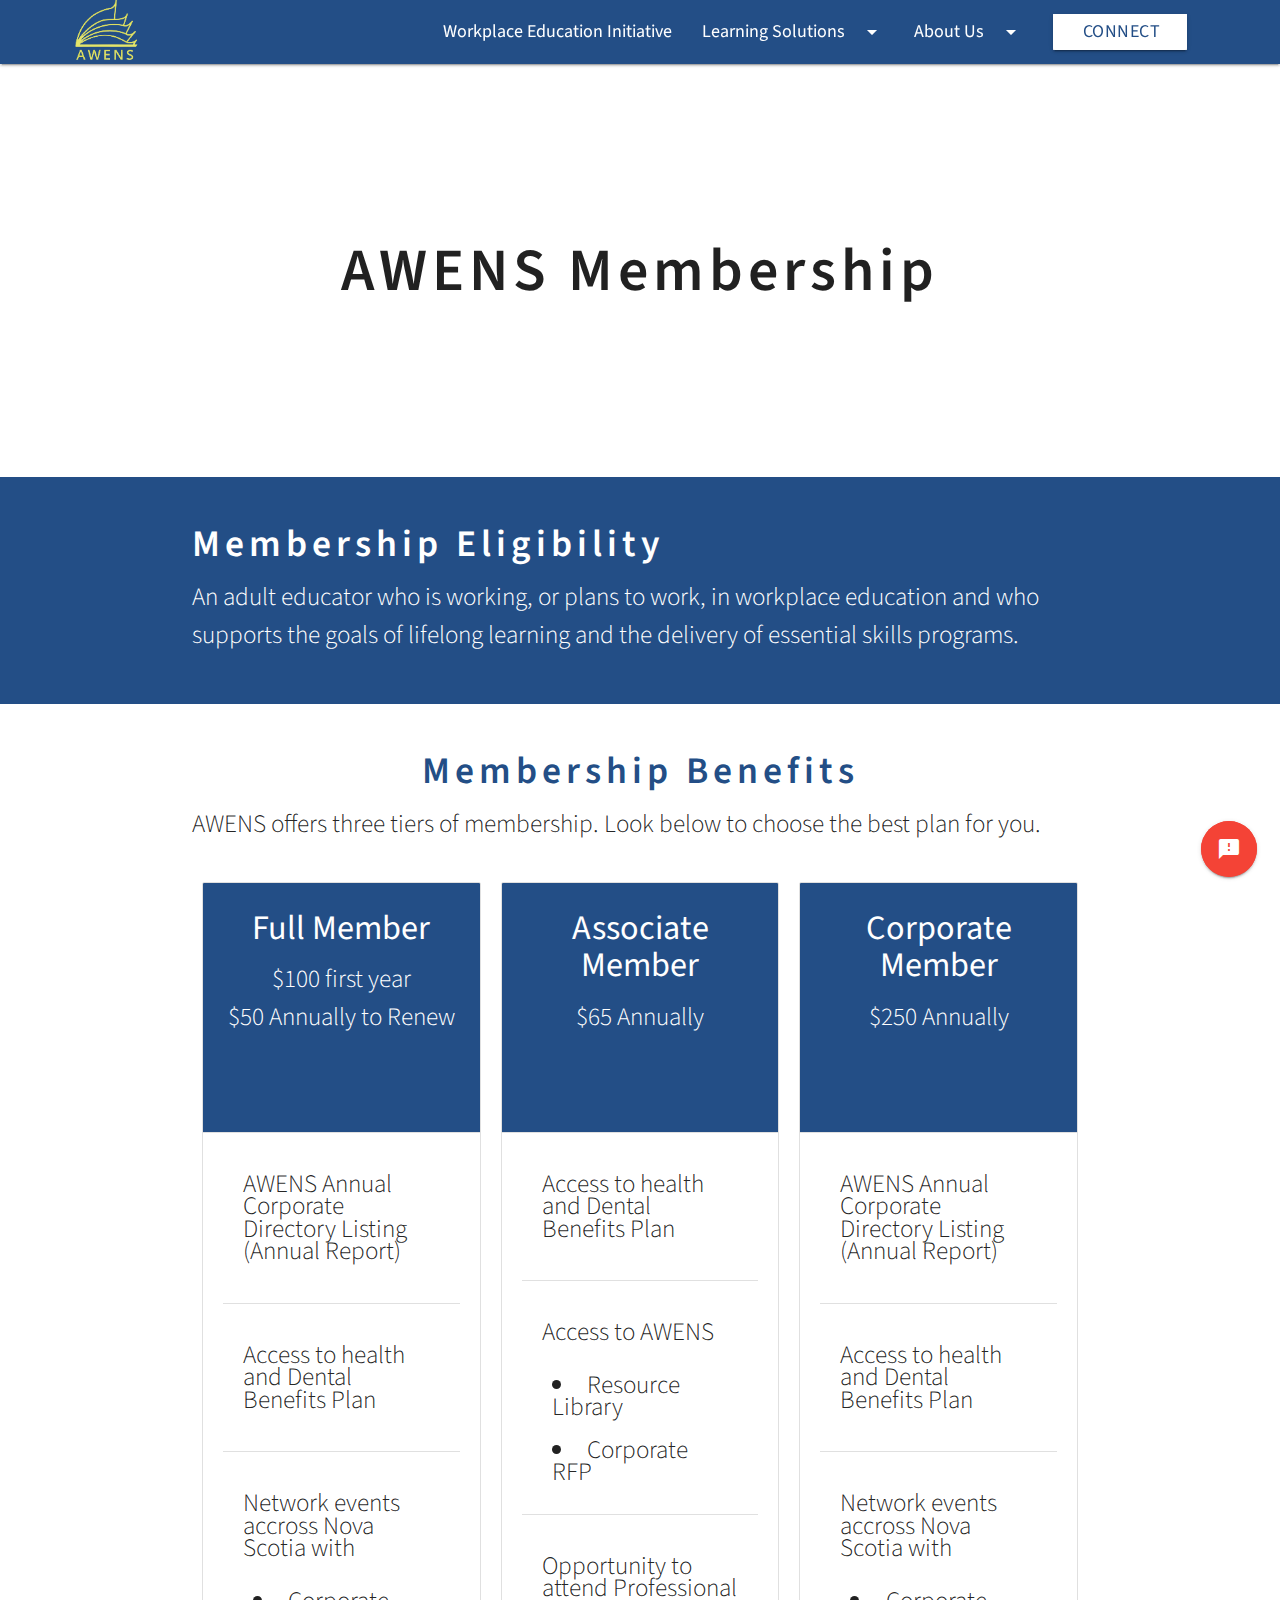
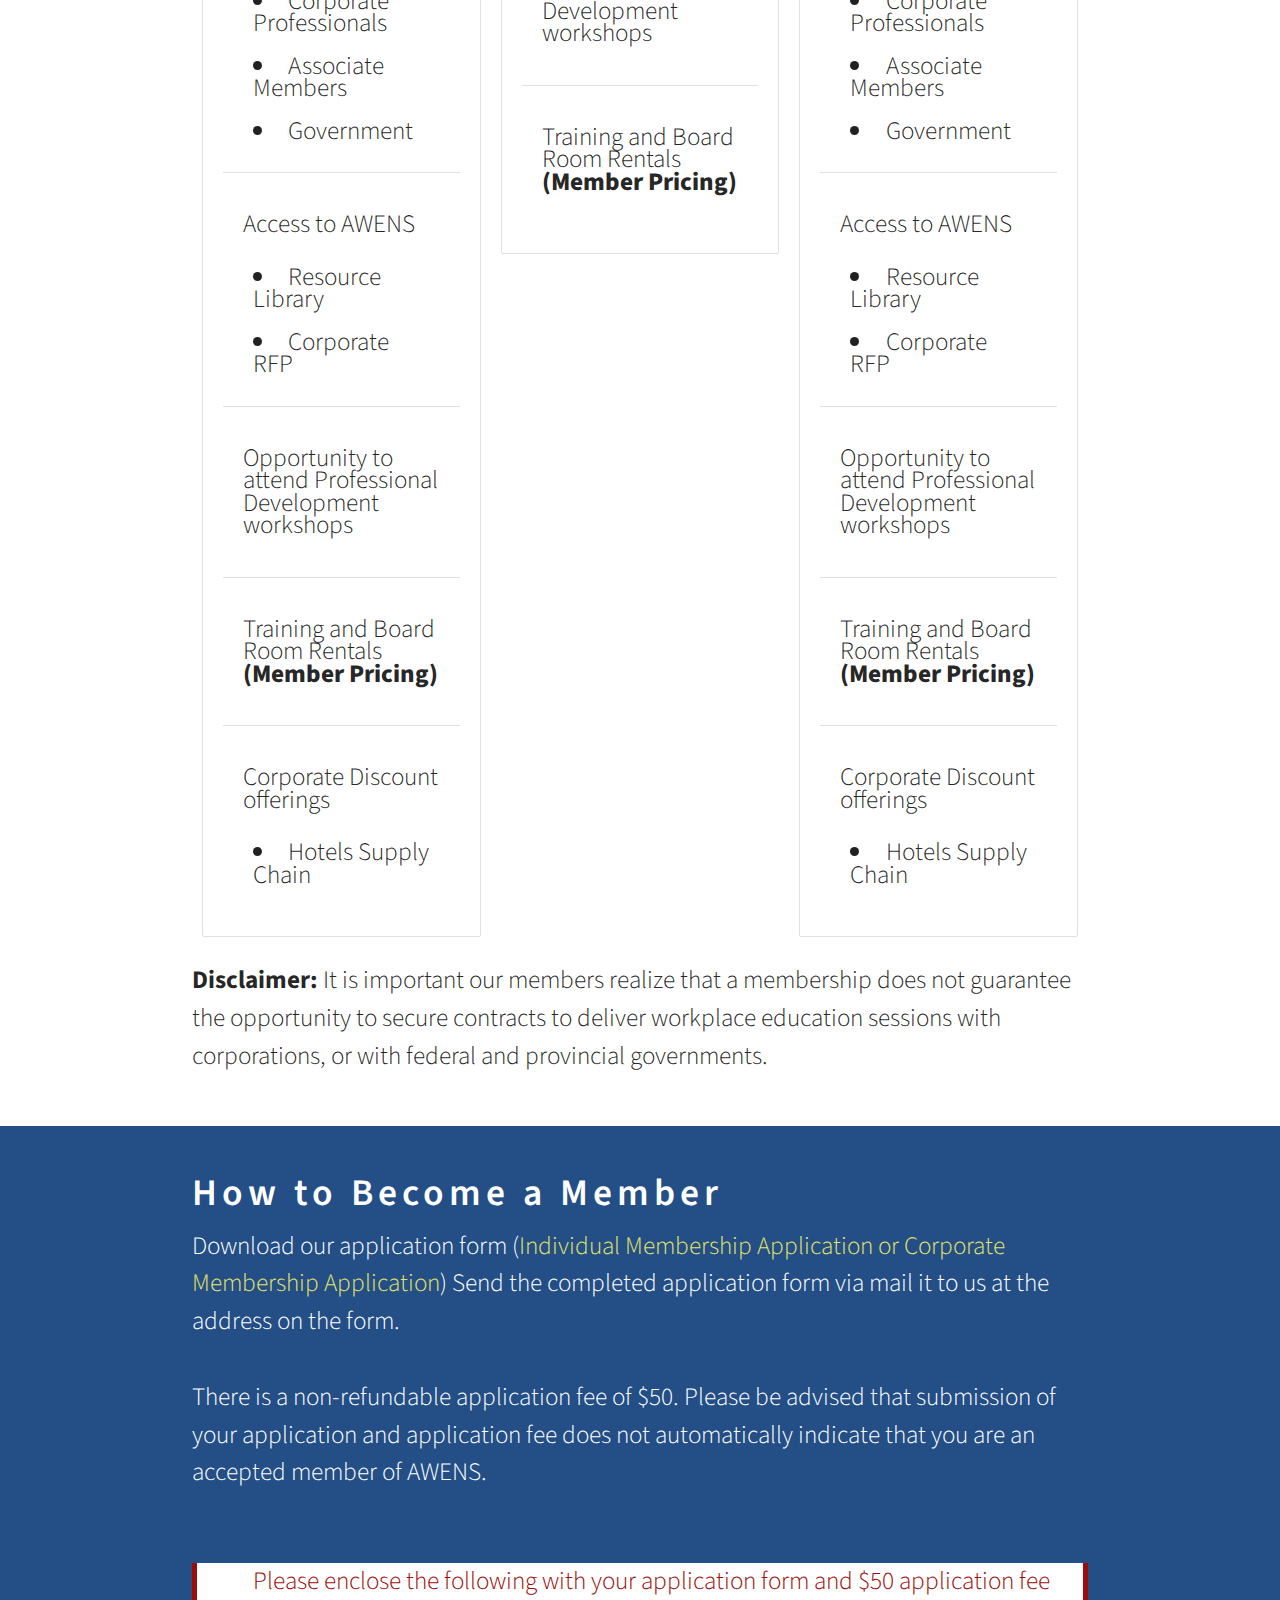
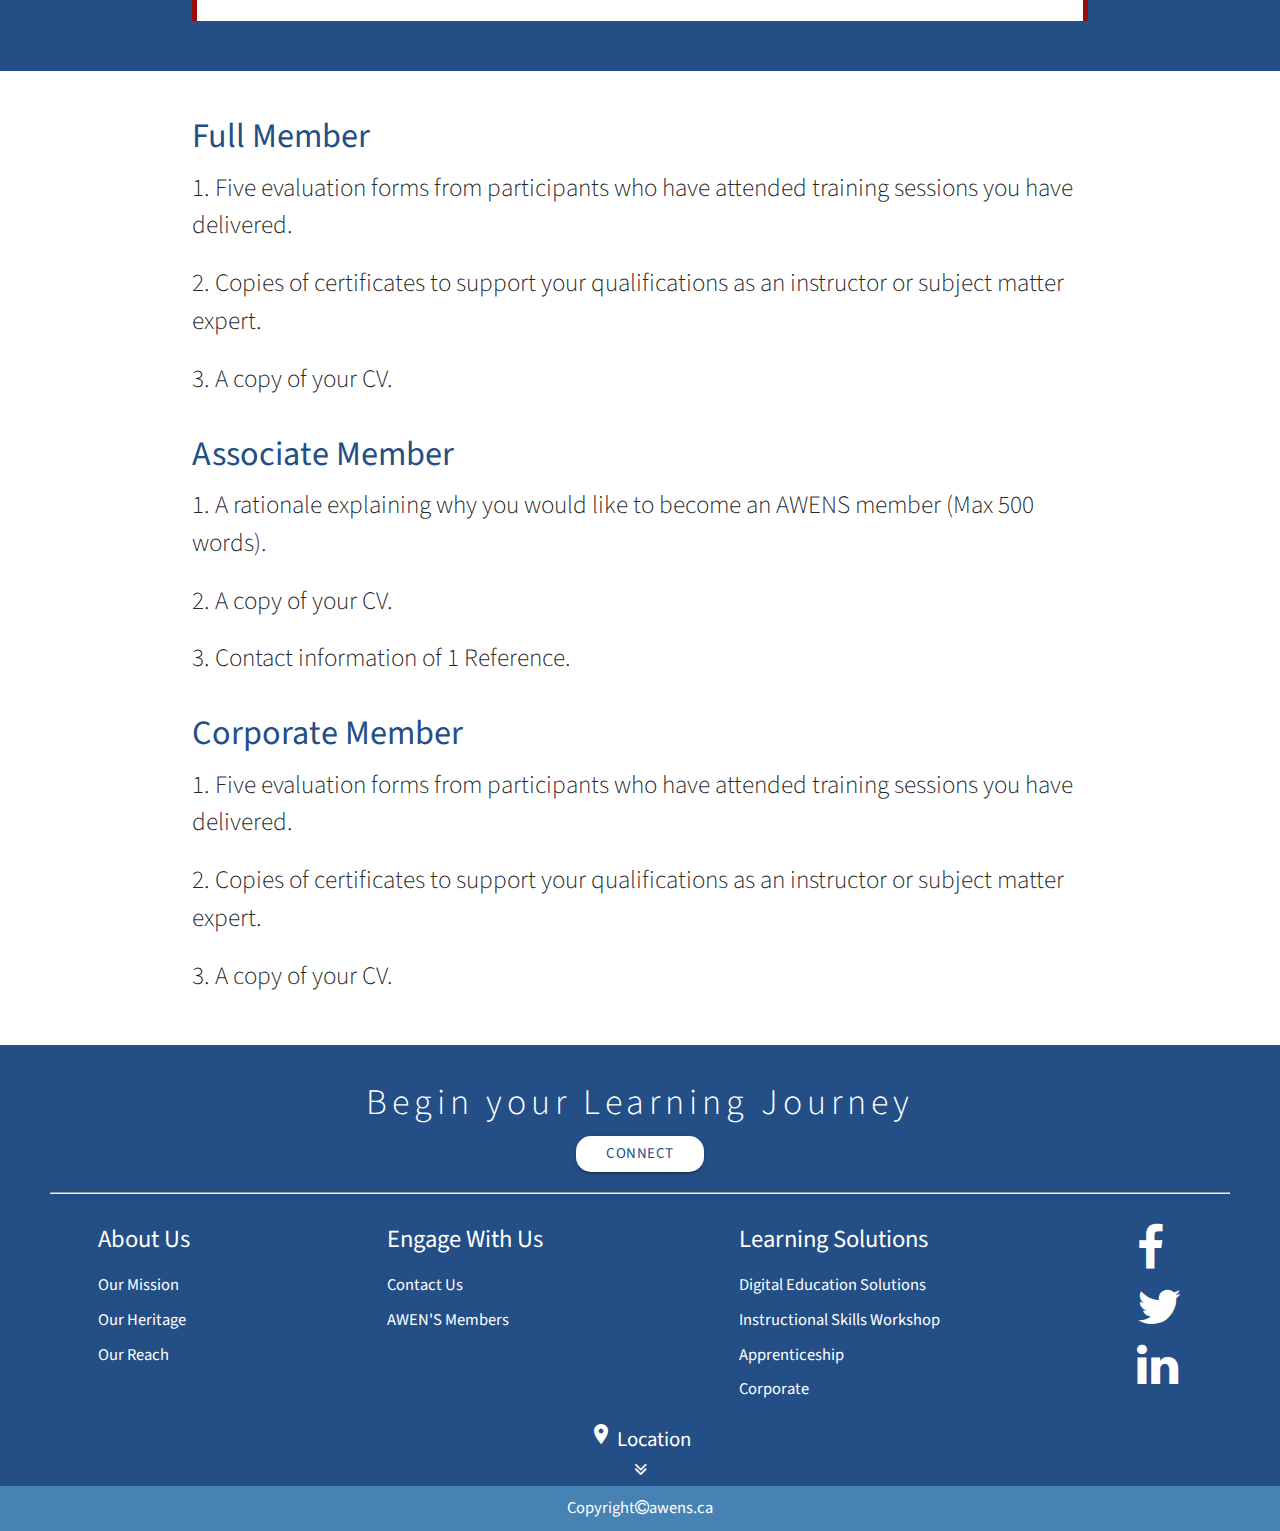
<file: become-member.html>
<!DOCTYPE html>
<html lang="en">

<head>
    <meta charset="UTF-8">
    <meta name="viewport" content="width=device-width, initial-scale=1">
    <title>Home</title>

    <link rel="icon" href="images/AWENS-logo-small.png">
    <link rel="stylesheet" href="https://cdnjs.cloudflare.com/ajax/libs/font-awesome/4.7.0/css/font-awesome.min.css">
    <link href='https://fonts.googleapis.com/css?family=Source+Sans+Pro' rel='stylesheet' type='text/css'>
    <link href="https://fonts.googleapis.com/icon?family=Material+Icons" rel="stylesheet">

    <link rel="stylesheet" href="Materialize/css/materialize.min.css" media="screen,projection">
    <link rel="stylesheet" type="text/css" href="Custom/css/slick.css" />
    <link rel="stylesheet" type="text/css" href="http://kenwheeler.github.io/slick/slick/slick-theme.css" />
    <link rel="stylesheet" href="Custom/css/style.css" media="screen,projection">
</head>

<body>
    <!-- BODY SECTION STARTS -->
    <header>
        <div class="navbar-fixed">
            <nav class="navbar-fixed">
                <a class="button-collapse right" data-activates="mobile-nav" href="#">
                    <i class="material-icons">
                        menu
                    </i>
                </a>
                <div class="nav-wrapper">
                    <a class="brand-logo" href="index.html"><img src="images/AWENS_LOGO_NAME-small.png" class="awensLogo" alt="awens logo"></a>

                    <ul class="right hide-on-med-and-down">
                        <li>
                            <a href="workplace_education.html">Workplace Education Initiative</a>
                        </li>

                        <li>
                            <a class="dropdown-button click-to-toggle" data-activates="inPerson-us-dropdown" href="#" data-toggle="dropdown">Learning Solutions
                                <i class="material-icons right">
                                    arrow_drop_down
                                </i>
                            </a>
                            <ul id="inPerson-us-dropdown" class="dropdown-content">
                                <li>
                                    <a href="digital-solutions.html">Digital Education Solutions</a>
                                </li>
                                <li>
                                    <a href="instructional-skill-certification.html">Instructional Certifications</a>
                                </li>
                                <li> <a href="apprentice_tutoring.html">Apprenticeship</a></li>
                                <li><a href="training_pipeline.html">Corporate</a></li>
                            </ul>

                        </li>

                        <li>
                            <a class="dropdown-button click-to-toggle" data-activates="about-us-dropdown" href="#" data-toggle="dropdown">
                                About Us
                                <i class="material-icons right">
                                    arrow_drop_down
                                </i>
                            </a>
                            <ul id="about-us-dropdown" class="dropdown-content">
                                <li><a href="our_mission.html">AWENS Purpose</a></li>
                                <li> <a href="our_team.html">Our Team</a></li>
                                <li> <a href="our_heritage.html">Our Heritage</a></li>
                                <li> <a href="our_reach.html">Our Reach</a></li>
                                <li> <a href="become-member.html">AWENS Members</a></li>
                                <li> <a href="safety_standards.html">Covid Measures</a></li>
                            </ul>
                        </li>
                        <li>
                            <a class="btn customizedButton customizedButton-white " href="lets-connect.html" style="width: 80%">Connect</a>
                        </li>

                    </ul>
                </div>
                <div id="mobile-nav-wrapper">
                    <ul class="side-nav right collapsible collapsible-accordion" id="mobile-nav">
                        <li class="topItem">
                            <div class="user-view">
                                <img src="images/AWENS_LOGO_NAME-trans.png" class="awensLogoMobile">
                            </div>
                            <h5 class="center-align">Association of Workplace Educators of Nova Scotia</h5>
                        </li>
                        <li>
                            <a class="white-text left-align" href="workplace_education.html">Workplace Education Initiative</a>
                        </li>

                        <li>
                            <a class="collapsible-header white-text side-drop" data-activates="inPerson-us-dropdown-mobile" href="#" data-toggle="dropdown">Learning Solutions
                                <i class="material-icons white-text right">
                                    arrow_drop_down
                                </i>
                            </a>
                            <div class="collapsible-body">
                                <ul id="inPerson-us-dropdown-mobile">
                                    <li>
                                        <a href="digital-solutions.html">Digital Education Solutions</a>
                                    </li>
                                    <li>
                                        <a href="instructional-skill-certification.html">Instructional Certifications</a>
                                    </li>
                                    <li><a href="training_pipeline.html">Corporate</a></li>
                                    <li> <a href="apprentice_tutoring.html">Apprenticeship</a></li>
                                </ul>
                            </div>
                        </li>

                        <li>
                            <a class="collapsible-header white-text side-drop" data-activates="about-us-dropdown-mobile" href="#" data-toggle="dropdown">
                                About Us
                                <i class="material-icons white-text right">
                                    arrow_drop_down
                                </i>
                            </a>
                            <div class="collapsible-body">
                                <ul id="about-us-dropdown-mobile">
                                    <li> <a href="our_mission.html">AWENS Purpose</a></li>
                                    <li> <a href="our_team.html">Our Team</a></li>
                                    <li> <a href="our_heritage.html">Our Heritage</a></li>
                                    <li> <a href="our_reach.html">Our Reach</a></li>
                                    <li> <a href="become-member.html">AWENS Members</a></li>
                                    <li> <a href="safety_standards.html">Covid Measures</a></li>
                                </ul>
                            </div>
                        </li>
                        <li>
                            <a class="btn waves-effect waves-light customizedButton customizedButton-white" href="lets-connect.html">Connect</a>
                        </li>
                    </ul>
                </div>

            </nav>
        </div>
    </header>

    <section id="fixedButton">
        <div class="fixed-action-btn">
            <a href="lets-connect.html" class="btn btn-large btn-floating red pulse" style="">
                <i class="material-icons">feedback</i>
            </a>
        </div>
    </section>
    <section id="becomeMember">
        <section id="white-top">
            <div class="container">
                <h4 class="primary-title top-title center-align">
                    AWENS Membership
                </h4>

            </div>
        </section>
        <section id="membership-eligibility" class=" blue-background">
            <div class="container">

                <h4 class="primary-title white-text left-align">
                    Membership Eligibility
                </h4>
                <p class="flow-text white-text">An adult educator who is working, or plans to work, in workplace education and who supports the goals of lifelong learning and the delivery of essential skills programs.</p>

            </div>
        </section>
        <section id="membership-benefits">
            <div class="container">

                <h4 class="primary-title primary-blue-text center-align">
                    Membership Benefits
                </h4>
                <p class="flow-text">AWENS offers three tiers of membership. Look below to choose the best plan for you.</p>
                <div class="membershipTier">
                    <div class="tier tier1">


                        <ul class="collection with-header">
                            <li class="collection-header center-align white-text blue-background">
                                <h4>Full Member</h4>
                                <p class="flow-text">$100 first year <br> $50 Annually to Renew</p>
                            </li>
                            <li class="collection-item">
                                <p class="flow-text">AWENS Annual Corporate Directory Listing (Annual Report)</p>
                            </li>
                            <li class="collection-item">
                                <p class="flow-text">Access to health and Dental Benefits Plan</p>
                            </li>
                            <li class="collection-item">
                                <div>
                                    <p class="flow-text">Network events accross Nova Scotia with</p>
                                    <ul class="subList">
                                        <li class="flow-text">Corporate Professionals</li>
                                        <li class="flow-text">Associate Members</li>
                                        <li class="flow-text">Government</li>
                                    </ul>
                                </div>
                            </li>
                            <li class="collection-item">
                                <div>
                                    <p class="flow-text">Access to AWENS </p>
                                    <ul class="subList">
                                        <li class="flow-text">Resource Library</li>
                                        <li class="flow-text">Corporate RFP</li>
                                    </ul>
                                </div>
                            </li>
                            <li class="collection-item">
                                <p class="flow-text">Opportunity to attend Professional Development workshops</p>
                            </li>
                            <li class="collection-item">
                                <div>
                                    <p class="flow-text">Training and Board Room Rentals<br><strong style="font-weight: 800">(Member Pricing)</strong></p>
                                </div>
                            </li>
                            <li class="collection-item">
                                <div>
                                    <p class="flow-text">Corporate Discount offerings</p>
                                    <ul class="subList">
                                        <li class="flow-text">Hotels Supply Chain</li>
                                    </ul>
                                </div>
                            </li>
                        </ul>

                    </div>
                    <div class="tier tier2">
                        <ul class="collection with-header">
                            <li class="collection-header center-align white-text blue-background">
                                <h4>Associate Member</h4>
                                <p class="flow-text">$65 Annually</p>
                            </li>
                            <li class="collection-item">
                                <p class="flow-text">Access to health and Dental Benefits Plan</p>
                            </li>
                            <li class="collection-item">
                                <div>
                                    <p class="flow-text">Access to AWENS </p>
                                    <ul class="subList">
                                        <li class="flow-text">Resource Library</li>
                                        <li class="flow-text">Corporate RFP</li>
                                    </ul>
                                </div>
                            </li>
                            <li class="collection-item">
                                <p class="flow-text">Opportunity to attend Professional Development workshops</p>
                            </li>
                            <li class="collection-item">
                                <p class="flow-text">Training and Board Room Rentals<br><strong style="font-weight: 800">(Member Pricing)</strong></p>
                            </li>
                        </ul>
                    </div>
                    <div class="tier tier3">
                        <ul class="collection with-header">
                            <li class="collection-header center-align white-text blue-background">
                                <h4>Corporate Member</h4>
                                <p class="flow-text">$250 Annually</p>
                            </li>
                            <li class="collection-item">
                                <p class="flow-text">AWENS Annual Corporate Directory Listing (Annual Report)</p>
                            </li>
                            <li class="collection-item">
                                <p class="flow-text">Access to health and Dental Benefits Plan</p>
                            </li>
                            <li class="collection-item">
                                <div>
                                    <p class="flow-text">Network events accross Nova Scotia with</p>
                                    <ul class="subList">
                                        <li class="flow-text">Corporate Professionals</li>
                                        <li class="flow-text">Associate Members</li>
                                        <li class="flow-text">Government</li>
                                    </ul>
                                </div>
                            </li>
                            <li class="collection-item">
                                <div>
                                    <p class="flow-text">Access to AWENS </p>
                                    <ul class="subList">
                                        <li class="flow-text">Resource Library</li>
                                        <li class="flow-text">Corporate RFP</li>
                                    </ul>
                                </div>
                            </li>
                            <li class="collection-item">
                                <p class="flow-text">Opportunity to attend Professional Development workshops</p>
                            </li>
                            <li class="collection-item">
                                <div>
                                    <p class="flow-text">Training and Board Room Rentals<br><strong style="font-weight: 800">(Member Pricing)</strong></p>
                                </div>
                            </li>
                            <li class="collection-item">
                                <div>
                                    <p class="flow-text">Corporate Discount offerings</p>
                                    <ul class="subList">
                                        <li class="flow-text">Hotels Supply Chain</li>
                                    </ul>
                                </div>
                            </li>
                        </ul>
                    </div>
                </div>
                <p class="flow-text"><b>Disclaimer:</b> It is important our members realize that a membership does not guarantee the opportunity to secure contracts to deliver workplace education sessions with corporations, or with federal and provincial governments.</p>
            </div>
        </section>
        <section id="howtoBecomeMember" class="blue-background">
            <div class="container">
                <h4 class="primary-title white-text">
                    How to Become a Member
                </h4>
                <p class="flow-text left-align white-text">Download our application form (<a class="form-link" href="/download/AWENS-Membership-Application-Form-2017-2018-December2017%20(1).doc" download>Individual Membership Application or Corporate Membership Application</a>) Send the completed application form via mail it to us at the address on the form.<br><br>There is a non-refundable application fee of $50. Please be advised that submission of your application and application fee does not automatically indicate that you are an accepted member of AWENS.</p><br>
                <blockquote class="form-fee white flow-text center-align">Please enclose the following with your application form and $50 application fee</blockquote>

            </div>
        </section>
        <section id="memberCheckList">

            <div class="container">
                <div class="checkList">
                    <h4 class="primary-blue-text">Full Member</h4>
                    <ul>
                        <li class="flow-text">Five evaluation forms from participants who have attended training sessions you have delivered.</li>
                        <li class="flow-text">Copies of certificates to support your qualifications as an instructor or subject matter expert.</li>
                        <li class="flow-text">A copy of your CV.</li>
                    </ul>
                </div>
                <div class="checkList">
                    <h4 class="primary-blue-text">Associate Member</h4>
                    <ul>
                        <li class="flow-text">A rationale explaining why you would like to become an AWENS member (Max 500 words).</li>
                        <li class="flow-text">A copy of your CV.</li>
                        <li class="flow-text">Contact information of 1 Reference.</li>
                    </ul>
                </div>
                <div class="checkList">
                    <h4 class="primary-blue-text">Corporate Member</h4>
                    <ul>
                        <li class="flow-text">Five evaluation forms from participants who have attended training sessions you have delivered.</li>
                        <li class="flow-text">Copies of certificates to support your qualifications as an instructor or subject matter expert.</li>
                        <li class="flow-text">A copy of your CV.</li>
                    </ul>
                </div>
            </div>

        </section>
    </section>
    <!-- BODY SECTION ENDS -->

    <!-- FOOTER STARTS -->
    <footer>
        <div class="footer">
            <div class="footerTop center-align">
                <h4 class="primary-title white-text footerTitle">Begin your Learning Journey</h4>
                <a class="btn  customizedButton customizedButton-white footerButton">Connect</a>
            </div>
            <hr>
            <div class="connect  white-text center-align">
                <a class="contact white-text" href="tel:+19024067440">Phone:<span class="contactInfo"> +1-902-406-7440</span></a>
                <br> <a class="contact white-text" href="mailto:info@awens.ca">Email:<span class="contactInfo"> info@awens.ca</span></a>
            </div>
            <div class="footerMiddle">
                <div class="list">
                    <ul>
                        <h5 class="white-text">About Us</h5>
                        <li class="lists"><a href="">Our Mission</a></li>
                        <li class="lists"><a href="">Our Heritage</a></li>
                        <li class="lists"><a href="">Our Reach</a></li>
                    </ul>
                </div>
                <div class="list">
                    <ul>
                        <h5 class="white-text">Engage With Us</h5>
                        <li class="lists"><a href="">Contact Us</a></li>
                        <li class="lists"><a href="">AWEN'S Members</a></li>

                    </ul>
                </div>

                <div class="list">
                    <ul>
                        <h5 class="white-text">Learning Solutions</h5>
                        <li class="lists"><a href="">Digital Education Solutions</a></li>
                        <li class="lists"><a href="">Instructional Skills Workshop</a></li>
                        <li class="lists"><a href="">Apprenticeship</a></li>
                        <li class="lists"><a href="">Corporate</a></li>
                    </ul>
                </div>
                <div class="footerIcons">
                    <div>
                        <a href="https://www.facebook.com/AWENSofficial"> <i class="fa fa-facebook" aria-hidden="true" style="color: white;font-size: 48px;padding-right: 3%;"></i></a>
                    </div>
                    <div>
                        <a href="https://twitter.com/AWENS_NS"> <i class="fa fa-twitter" aria-hidden="true" style="color: white;font-size: 48px;padding-right: 3%;"></i></a>
                    </div>
                    <div>
                        <a href="https://www.linkedin.com/company/5367351"><i class="fa fa-linkedin" aria-hidden="true" style="color: white;font-size: 48px;padding-right: 3%;"></i></a>
                    </div>
                </div>
            </div>

        </div>
        <div class="locationArrow center-align">
            <p class="white-text center-align"> <span class="material-icons">
                    location_on
                </span>
                Location</p>
            <i class="fa fa-angle-double-down LocationArrowDown white-text"></i>
            <i class="fa fa-angle-double-up LocationArrowUp white-text"></i>


        </div>
        <div class="location left-align"><iframe src="https://www.google.com/maps/embed?pb=!1m18!1m12!1m3!1d2837.989593245205!2d-63.600466084598324!3d44.6585642790997!2m3!1f0!2f0!3f0!3m2!1i1024!2i768!4f13.1!3m3!1m2!1s0x4b5a217a7410df51%3A0xcdf3914e97d8aa6!2s2830%20Agricola%20St%2C%20Halifax%2C%20NS%20B3K%204E4!5e0!3m2!1sen!2sca!4v1604508977746!5m2!1sen!2sca" class="footerFrame" frameborder="0" style="border:0;" allowfullscreen="" aria-hidden="false" tabindex="0"></iframe></div>
        <div class="copyright center-align">Copyright<i class="fa fa-copyright" aria-hidden="true"></i>awens.ca</div>
    </footer>
    <!-- FOOTER ENDS -->

    <script src="https://ajax.googleapis.com/ajax/libs/jquery/3.5.1/jquery.min.js"></script>
    <script src="Custom/js/mission_jquery.js"></script>
    <script src="Materialize/js/materialize.min.js"></script>
    <script src="Custom/js/nav.js"> </script>
    <script src="Custom/js/digVid.js"></script>


    <script src="Custom/js/slider.js"> </script>
    <script src="Custom/js/carousel.js"> </script>
    <script type="text/javascript" src="Custom/js/slick.min.js"></script>
    <script>

    </script>

</body></html>
</file>
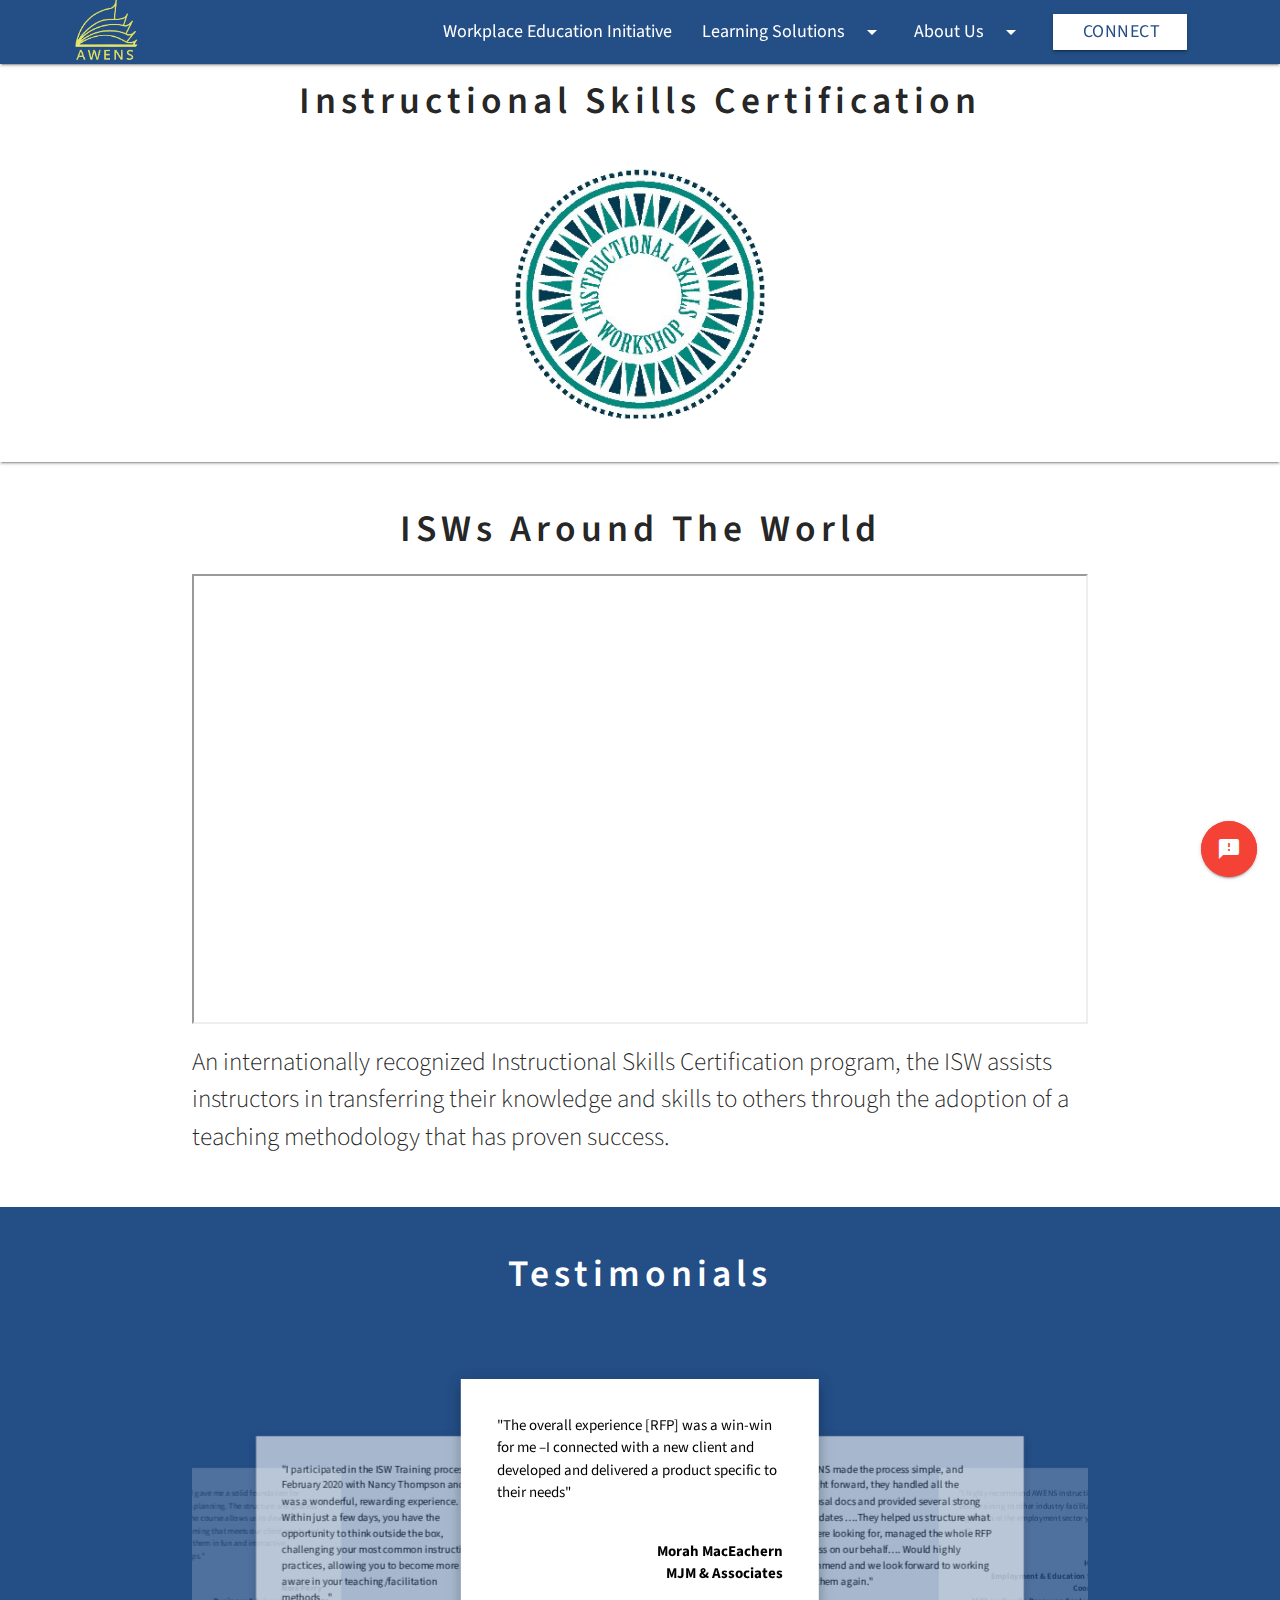
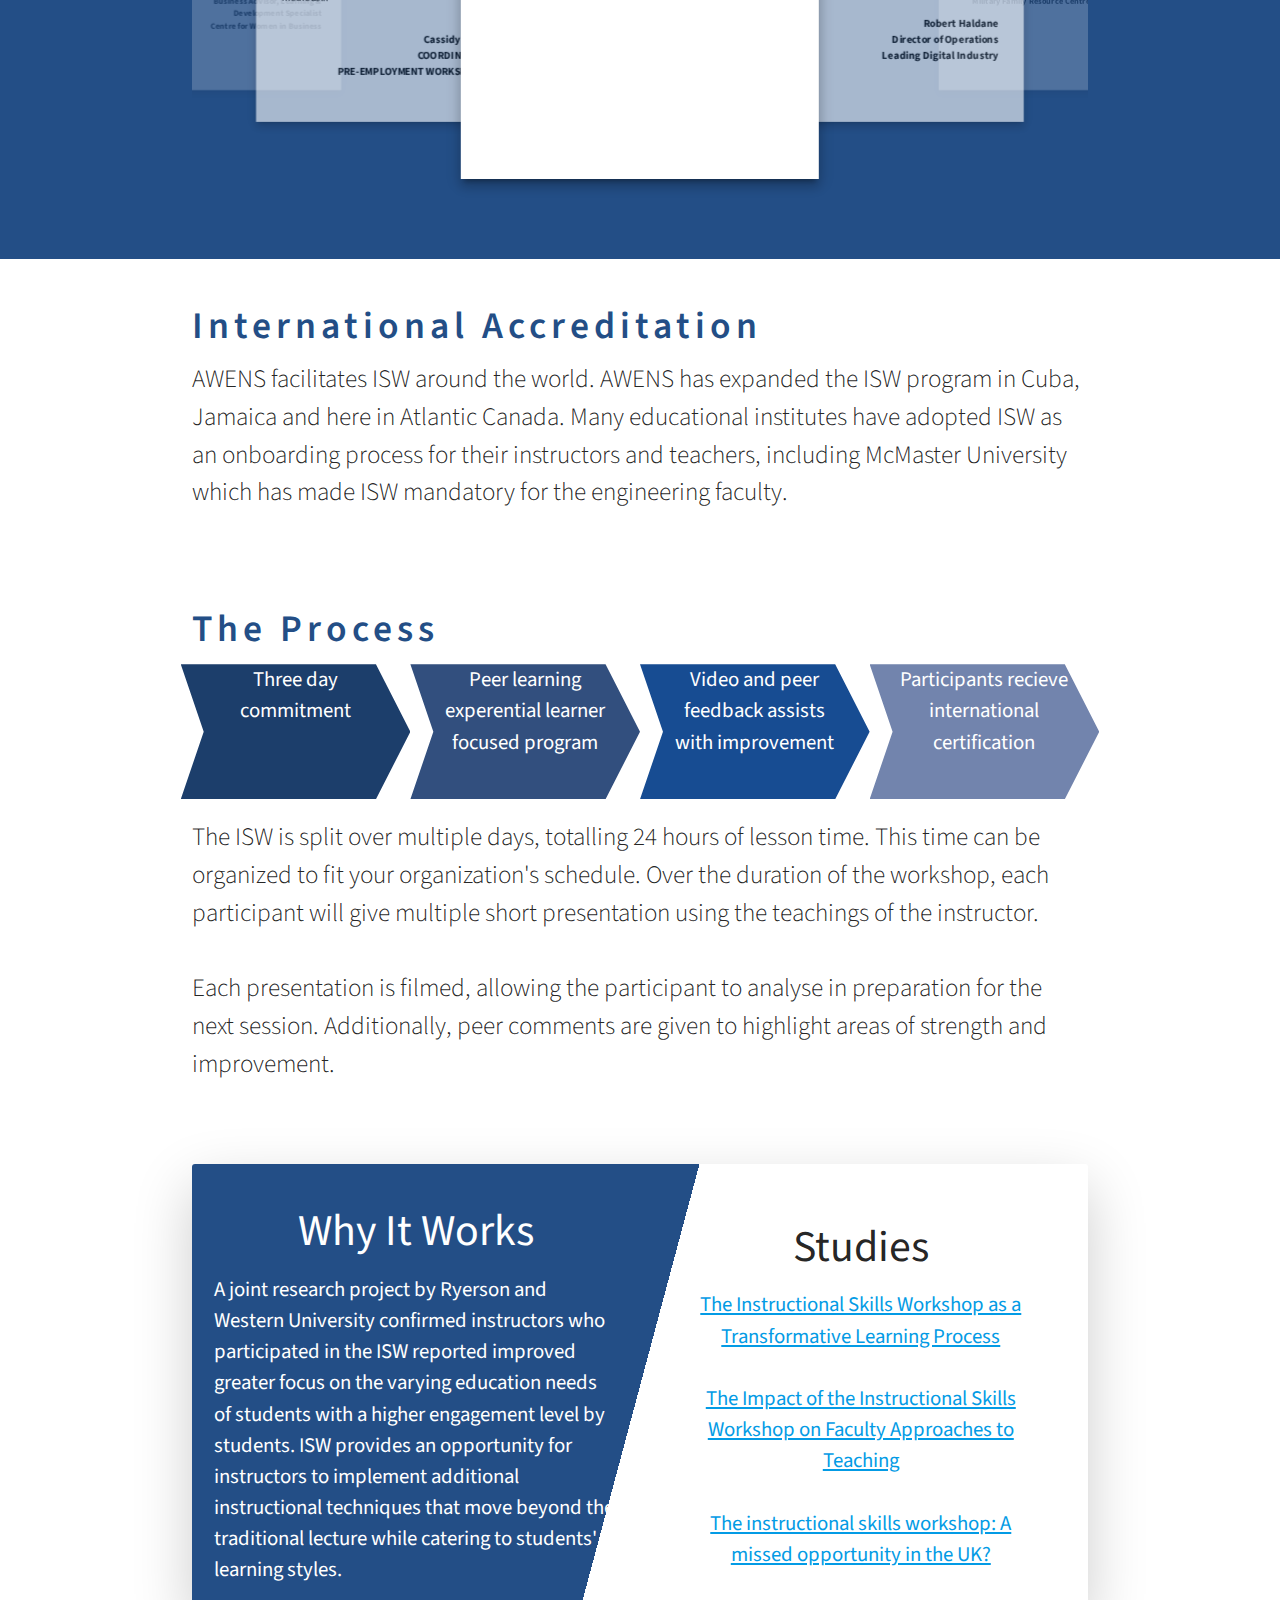
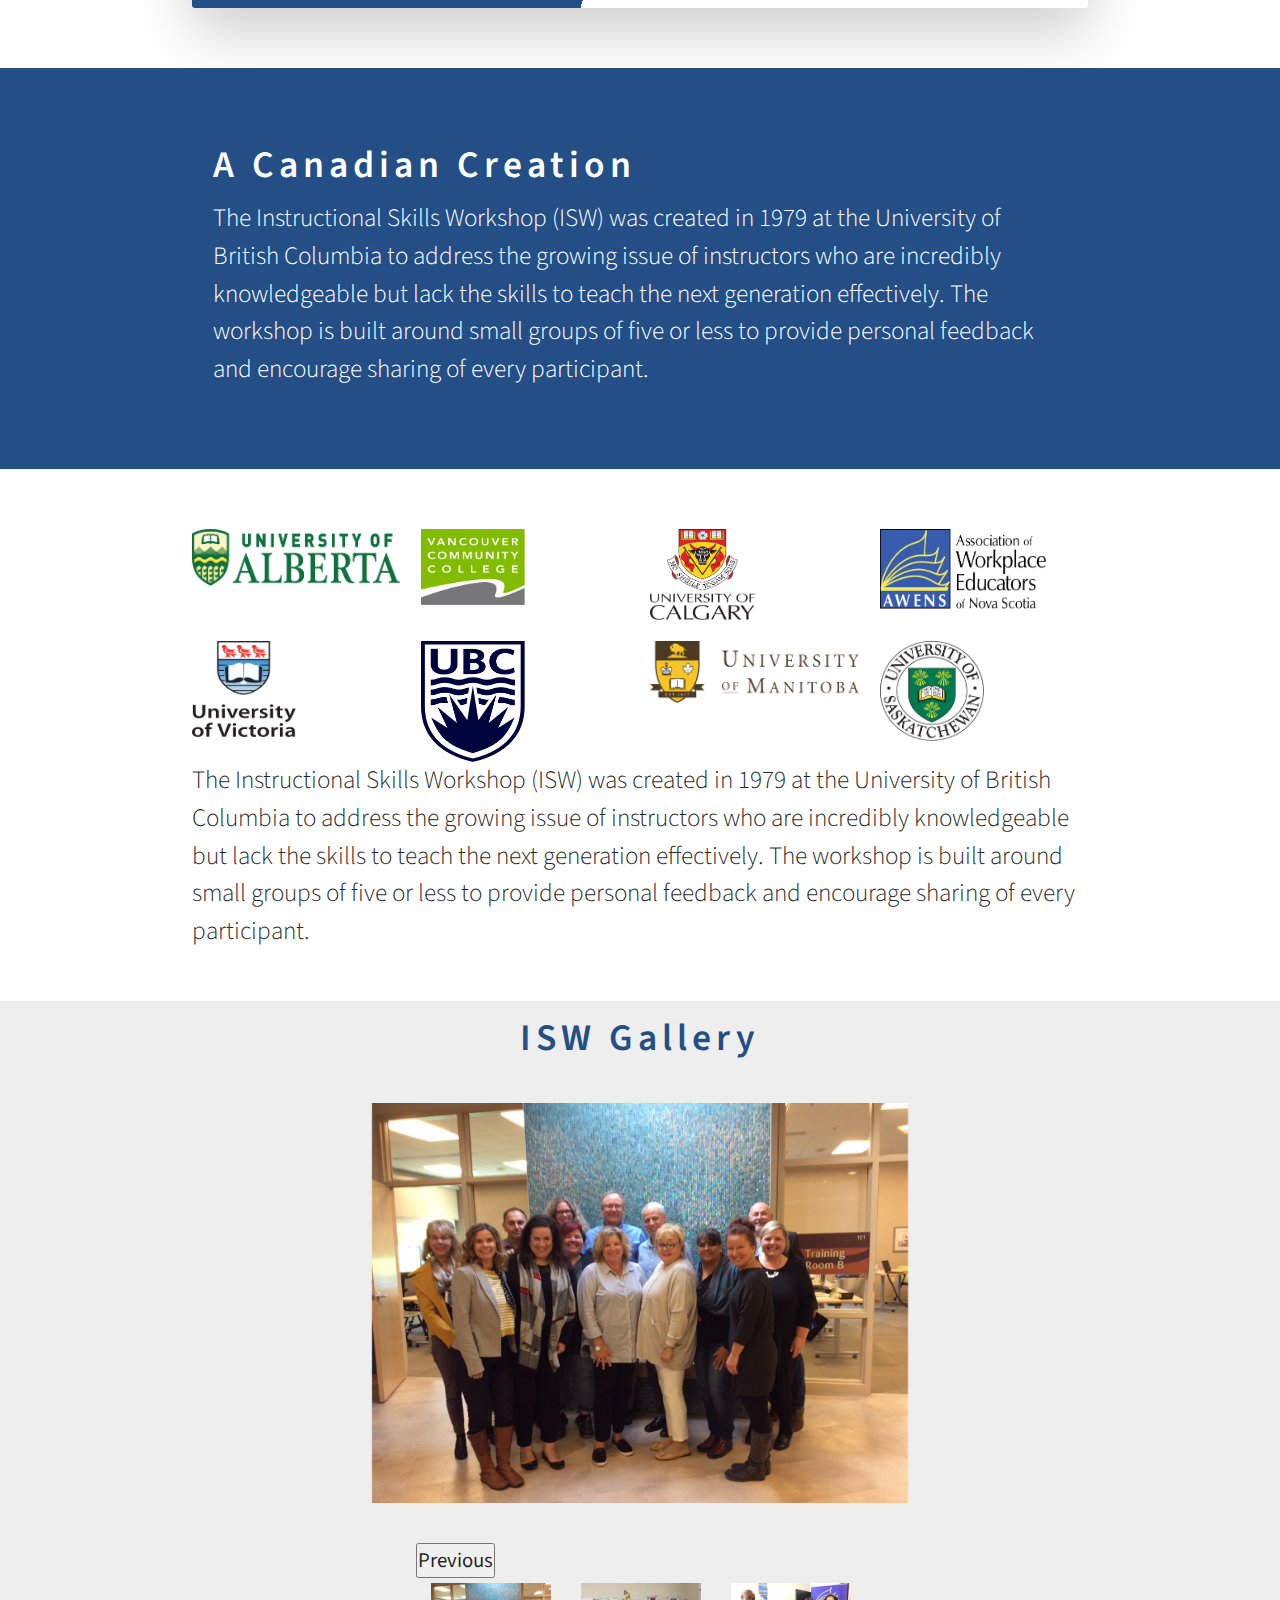
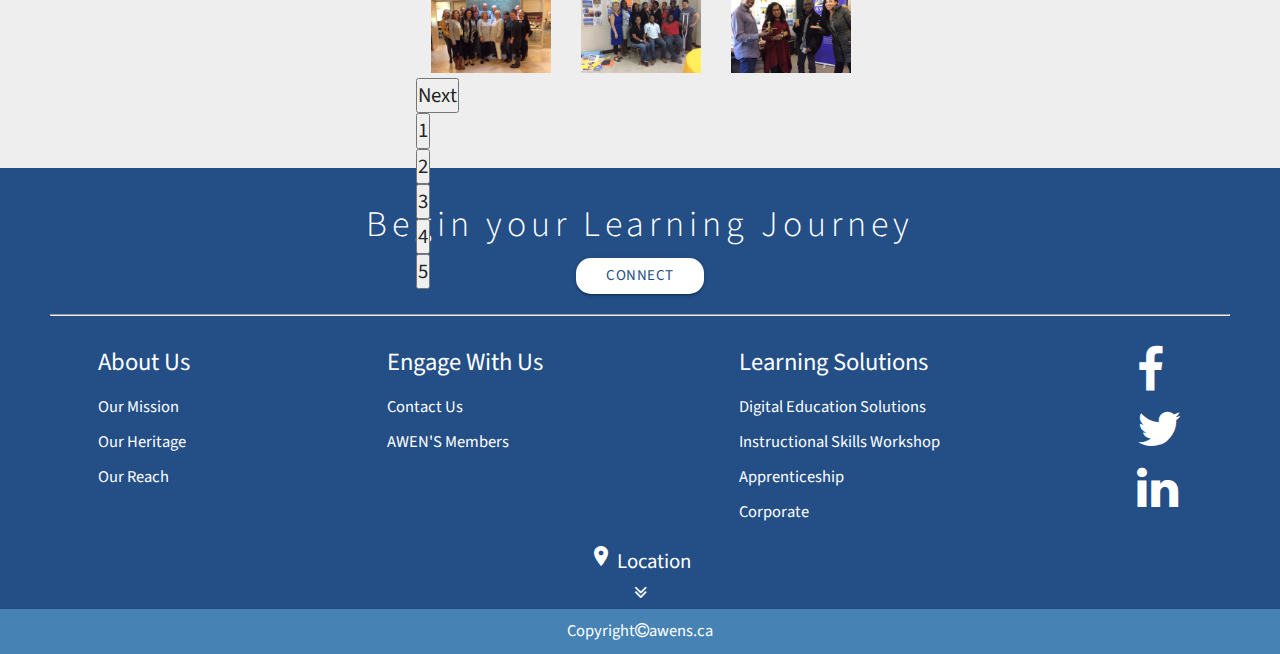
<file: instructional-skill-certification.html>
<!DOCTYPE html>
<html lang="en">

<head>
    <meta charset="UTF-8">
    <meta name="viewport" content="width=device-width, initial-scale=1">
    <title>Home</title>

    <link rel="icon" href="images/AWENS-logo-small.png">
    <link rel="stylesheet" href="https://cdnjs.cloudflare.com/ajax/libs/font-awesome/4.7.0/css/font-awesome.min.css">
    <link href='https://fonts.googleapis.com/css?family=Source+Sans+Pro' rel='stylesheet' type='text/css'>
    <link href="https://fonts.googleapis.com/icon?family=Material+Icons" rel="stylesheet">

    <link rel="stylesheet" href="Materialize/css/materialize.min.css" media="screen,projection">
    <link rel="stylesheet" type="text/css" href="Custom/css/slick.css" />
    <link rel="stylesheet" type="text/css" href="https://kenwheeler.github.io/slick/slick/slick-theme.css">
    <link rel="stylesheet" href="Custom/css/style.css" media="screen,projection">
</head>

<body>
    <!-- BODY SECTION STARTS -->
    <header>
        <div class="navbar-fixed">
            <nav class="navbar-fixed">
                <a class="button-collapse right" data-activates="mobile-nav" href="#">
                    <i class="material-icons">
                        menu
                    </i>
                </a>
                <div class="nav-wrapper">
                    <a class="brand-logo" href="index.html"><img src="images/AWENS_LOGO_NAME-small.png" class="awensLogo" alt="awens logo"></a>

                    <ul class="right hide-on-med-and-down">
                        <li>
                            <a href="workplace_education.html">Workplace Education Initiative</a>
                        </li>

                        <li>
                            <a class="dropdown-button click-to-toggle" data-activates="inPerson-us-dropdown" href="#" data-toggle="dropdown">Learning Solutions
                                <i class="material-icons right">
                                    arrow_drop_down
                                </i>
                            </a>
                            <ul id="inPerson-us-dropdown" class="dropdown-content">
                                <li>
                                    <a href="digital-solutions.html">Digital Education Solutions</a>
                                </li>
                                <li>
                                    <a href="instructional-skill-certification.html">Instructional Certifications</a>
                                </li>
                                <li> <a href="apprentice_tutoring.html">Apprenticeship</a></li>
                                <li><a href="training_pipeline.html">Corporate</a></li>
                            </ul>

                        </li>

                        <li>
                            <a class="dropdown-button click-to-toggle" data-activates="about-us-dropdown" href="#" data-toggle="dropdown">
                                About Us
                                <i class="material-icons right">
                                    arrow_drop_down
                                </i>
                            </a>
                            <ul id="about-us-dropdown" class="dropdown-content">
                                <li><a href="our_mission.html">AWENS Purpose</a></li>
                                <li> <a href="our_team.html">Our Team</a></li>
                                <li> <a href="our_heritage.html">Our Heritage</a></li>
                                <li> <a href="our_reach.html">Our Reach</a></li>
                                <li> <a href="become-member.html">AWENS Members</a></li>
                                <li> <a href="safety_standards.html">Covid Measures</a></li>
                            </ul>
                        </li>
                        <li>
                            <a class="btn customizedButton customizedButton-white " href="lets-connect.html" style="width: 80%">Connect</a>
                        </li>

                    </ul>
                </div>
                <div id="mobile-nav-wrapper">
                    <ul class="side-nav right collapsible collapsible-accordion" id="mobile-nav">
                        <li class="topItem">
                            <div class="user-view">
                                <img src="images/AWENS_LOGO_NAME-trans.png" class="awensLogoMobile">
                            </div>
                            <h5 class="center-align">Association of Workplace Educators of Nova Scotia</h5>
                        </li>
                        <li>
                            <a class="white-text left-align" href="workplace_education.html">Workplace Education Initiative</a>
                        </li>

                        <li>
                            <a class="collapsible-header white-text side-drop" data-activates="inPerson-us-dropdown-mobile" href="#" data-toggle="dropdown">Learning Solutions
                                <i class="material-icons white-text right">
                                    arrow_drop_down
                                </i>
                            </a>
                            <div class="collapsible-body">
                                <ul id="inPerson-us-dropdown-mobile">
                                    <li>
                                        <a href="digital-solutions.html">Digital Education Solutions</a>
                                    </li>
                                    <li>
                                        <a href="instructional-skill-certification.html">Instructional Certifications</a>
                                    </li>
                                    <li><a href="training_pipeline.html">Corporate</a></li>
                                    <li> <a href="apprentice_tutoring.html">Apprenticeship</a></li>
                                </ul>
                            </div>
                        </li>

                        <li>
                            <a class="collapsible-header white-text side-drop" data-activates="about-us-dropdown-mobile" href="#" data-toggle="dropdown">
                                About Us
                                <i class="material-icons white-text right">
                                    arrow_drop_down
                                </i>
                            </a>
                            <div class="collapsible-body">
                                <ul id="about-us-dropdown-mobile">
                                    <li> <a href="our_mission.html">AWENS Purpose</a></li>
                                    <li> <a href="our_team.html">Our Team</a></li>
                                    <li> <a href="our_heritage.html">Our Heritage</a></li>
                                    <li> <a href="our_reach.html">Our Reach</a></li>
                                    <li> <a href="become-member.html">AWENS Members</a></li>
                                    <li> <a href="safety_standards.html">Covid Measures</a></li>
                                </ul>
                            </div>
                        </li>
                        <li>
                            <a class="btn waves-effect waves-light customizedButton customizedButton-white" href="lets-connect.html">Connect</a>
                        </li>
                    </ul>
                </div>

            </nav>
        </div>
    </header>

    <section id="fixedButton">
        <div class="fixed-action-btn">
            <a href="lets-connect.html" class="btn btn-large btn-floating red pulse" style="">
                <i class="material-icons">feedback</i>
            </a>
        </div>
    </section>
    <section id="instructionalCertification">
        <section class="isw-top">
            <div class="z-depth-1  instructional-background center-align">
                <h4 class="primary-title center-align">Instructional Skills Certification</h4><br>
                <img src="images/our-reach/isw.png" width="20%" height="20%" alt="ISW">
            </div>
        </section>
        <section class="isw-map">
            <div class="container center-align">
                <h4 class="primary-title">ISWs Around The World</h4>
                <iframe class="resp-iframe" src="https://www.google.com/maps/d/embed?mid=1sRsBsfTzs8_3MO5BF16oVV59wiI"></iframe>
                <p class="flow-text left-align"> An internationally recognized Instructional Skills Certification program, the ISW assists instructors in transferring their knowledge and skills to others through the adoption of a teaching methodology that has proven success.</p>
            </div>
        </section>
        <section id="Testimonial-section" class="blue-background">
            <div class="testimonial container">
                <h4 class="primary-title white-text flow-text center-align">Testimonials</h4>
                <div class="carousel center " data-indicators="true">
                    <div class="carousel-item white z-depth-4" href="#two!">

                        <p class="black-text home-testimonials home-testimonials-1  left-align ">"The overall experience [RFP] was a win-win for me –I connected with a new client and developed and delivered a product specific to their needs"</p>
                        <p class="black-text home-testimonials2 ht2 right-align "><b>Morah MacEachern<br> MJM & Associates
                            </b></p>
                    </div>
                    <div class="carousel-item white z-depth-4" href="#two!">

                        <p class="black-text home-testimonials home-testimonials-2 left-align ">"AWENS made the process simple, and straight forward, they handled all the proposal docs and provided several strong candidates ….They helped us structure what we were looking for, managed the whole RFP process on our behalf…. Would highly recommend and we look forward to working with them again."</p>
                        <p class="black-text home-testimonials2 ht2  right-align "><b>Robert Haldane<br> Director of Operations<br>Leading Digital Industry
                            </b></p>
                    </div>
                    <div class="carousel-item white z-depth-4" href="#three!">
                        <p class="black-text home-testimonials home-testimonials-3  left-align ">"I highly recommend AWENS instructional skills training to other industry facilitators regardless of the employment sector you are in."</p>
                        <p class="black-text home-testimonials2 ht2  right-align "><b>Holly Rye<br> Employment & Education Services Coordinator<br>Military Family Resource Centre (MFRC)
                            </b></p>
                    </div>
                    <div class="carousel-item white z-depth-4" href="#three!">
                        <p class="black-text home-testimonials home-testimonials-4  left-align ">"The ISW training... strengthened our ongoing programming delivery for youth and adult learners."</p>
                        <p class="black-text home-testimonials2 ht2  right-align "><b>Sylvia Parris-Drummond<br> CEO of Delmore "Buddy" Daye Learning Institute
                            </b></p>
                    </div>
                    <div class="carousel-item white z-depth-4" href="#three!">
                        <p class="black-text home-testimonials home-testimonials-5  left-align ">"The ISW gave me a solid foundation for program planning. The structure and process behind the course allows us to develop programming that meets our client needs and engages them in fun and interactive workshops."</p>
                        <p class="black-text home-testimonials2 ht2  right-align "><b>Nora Perry<br> Business Advisor, Learning & Development Specialist<br>Centre for Women in Business
                            </b></p>
                    </div>
                    <div class="carousel-item white z-depth-4" href="#three!">
                        <p class="black-text home-testimonials home-testimonials-6  left-align ">"I participated in the ISW Training process in February 2020 with Nancy Thompson and it was a wonderful, rewarding experience. Within just a few days, you have the opportunity to think outside the box, challenging your most common instructional practices, allowing you to become more self-aware in your teaching/facilitation methods..."</p>
                        <p class="black-text home-testimonials2 ht2  right-align "><b>Cassidy Sholl<br> COORDINATOR <br>PRE-EMPLOYMENT WORKSHOPS
                            </b></p>
                    </div>

                </div>
            </div>
        </section>
        <section class=international-accreditation>
            <div class="container">
                <h4 class="primary-title primary-blue-text">International Accreditation</h4>
                <p class="flow-text"> AWENS facilitates ISW around the world. AWENS has expanded the ISW program in Cuba, Jamaica and here in Atlantic Canada. Many educational institutes have adopted ISW as an onboarding process for their instructors and teachers, including McMaster University which has made ISW mandatory for the engineering faculty. </p>
            </div>
        </section>
        <section class=the-Process>
            <div class="container">
                <h4 class="primary-title primary-blue-text">The Process</h4>
                <div class="theProcess row">
                    <div class="col s6 offset-s3 m3 l3 process process1 center-align">
                        <div class="processTitle">
                            <p>Three day <br>commitment</p>
                        </div>
                    </div>
                    <div class="col s6 offset-s3 m3 l3 process process2 center-align">
                        <div class="processTitle">
                            <p>Peer learning<br> experential learner <br>focused program</p>
                        </div>
                    </div>
                    <div class="col s6 offset-s3 m3 l3 process process3 center-align">
                        <div class="processTitle">
                            <p>Video and peer <br>feedback assists <br> with improvement</p>
                        </div>
                    </div>
                    <div class="col s6 offset-s3 m3 l3 process process4 center-align">
                        <div class="processTitle">
                            <p>Participants recieve<br> international<br> certification</p>
                        </div>
                    </div>
                </div>
                <p class="flow-text"> The ISW is split over multiple days, totalling 24 hours of lesson time. This time can be organized to fit your organization's schedule. Over the duration of the workshop, each participant will give multiple short presentation using the teachings of the instructor.<br><br>Each presentation is filmed, allowing the participant to analyse in preparation for the next session. Additionally, peer comments are given to highlight areas of strength and improvement.</p>

            </div>
        </section>
        <section class="whyItWorks">
            <div class="container">
                <div class="whyWorks-div z-depth-4">
                    <div class="works left-align">
                        <h3 class="title center-align white-text">Why It Works</h3>
                        <p class="left-align white-text"> A joint research project by Ryerson and Western University confirmed instructors who participated in the ISW reported improved greater focus on the varying education needs of students with a higher engagement level by students. ISW provides an opportunity for instructors to implement additional instructional techniques that move beyond the traditional lecture while catering to students' learning styles. </p>
                    </div>
                    <div class="studies right-align">
                        <h3 class="title center-align">Studies</h3>
                        <div class="study-links center">
                            <a href="https://wiki.ubc.ca/images/1/17/ISWasTransformativeThesis111117.pdf">The Instructional Skills Workshop as a Transformative Learning Process</a><br><br>
                            <a href="http://www.heqco.ca/en-ca/Research/ResPub/Pages/The-Impact-of-the-Instructional-Skills-Workshop-on-Faculty-Approaches-to-Teaching.aspx">The Impact of the Instructional Skills Workshop on Faculty Approaches to Teaching</a><br><br>
                            <a href="https://srhe.tandfonline.com/doi/full/10.1080/14703297.2016.1257949?casa_token=XJA9DfhZyMEAAAAA%3ALlPxBIdXL8Uc1xHcXoQ09flgxsNtO5NtzItPnpU0L91o2OnAyapIvXwztF7ldBwMpjx5-XpYTTbN">The instructional skills workshop: A missed opportunity in the UK?</a>
                        </div>

                    </div>
                </div>
            </div>
        </section>
        <section class="canadianCreation blue-background">
            <div class="container">
                <h4 class="primary-title white-text">A Canadian Creation</h4>
                <p class="flow-text white-text"> The Instructional Skills Workshop (ISW) was created in 1979 at the University of British Columbia to address the growing issue of instructors who are incredibly knowledgeable but lack the skills to teach the next generation effectively. The workshop is built around small groups of five or less to provide personal feedback and encourage sharing of every participant.</p>

            </div>
        </section>
        <section id="isw_institutes">
            <div class="container">

                <div class="university-logos">
                    <img src="images/logos/1.png" width="100%" alt="">
                    <img src="images/logos/2.png" width="50%" alt="">
                    <img src="images/logos/3.png" width="50%" alt="">
                    <img src="images/logos/4.png" width="80%" alt="">
                    <img src="images/logos/5.png" width="50%" alt="">
                    <img src="images/logos/6.png" width="50%" alt="">
                    <img src="images/logos/7.png" width="100%" alt="">
                    <img src="images/logos/8.png" width="50%" alt="">
                </div>
                <div class="isw-about">
                    <p class="flow-text"> The Instructional Skills Workshop (ISW) was created in 1979 at the University of British Columbia to address the growing issue of instructors who are incredibly knowledgeable but lack the skills to teach the next generation effectively. The workshop is built around small groups of five or less to provide personal feedback and encourage sharing of every participant.</p>

                </div>
            </div>

        </section>
        <section id="iswGallery">
            <h4 class="primary-title primary-blue-text center-align">ISW Gallery</h4>
            <div class="container">
                <div class="main">
                    <div class="slider slider-for">
                        <div class="imageBox">
                            <img class="slidingImage" src="images/isw/h1.JPG" alt="">
                        </div>
                        <div class="imageBox">
                            <img class="slidingImage" src="images/isw/h2.JPG" alt="">
                        </div>
                        <div class="imageBox">
                            <img class="slidingImage" src="images/isw/h3.JPG" alt="">
                        </div>
                        <div class="imageBox">
                            <img class="slidingImage" src="images/isw/v1.JPG" alt="">
                        </div>
                        <div class="imageBox">
                            <img class="slidingImage" src="images/isw/v2.JPG" alt="">
                        </div>

                    </div>
                    <div class="slider slider-nav">
                        <div class="imageBoxSmall">
                            <img class="" src="images/isw/h1.JPG" alt="">
                        </div>
                        <div class="imageBoxSmall">
                            <img class="" src="images/isw/h2.JPG" alt="">
                        </div>
                        <div class="imageBoxSmall">
                            <img class="" src="images/isw/h3.JPG" alt="">
                        </div>
                        <div class="imageBoxSmall">
                            <img class="" src="images/isw/v1.JPG" alt="">
                        </div>
                        <div class="imageBoxSmall">
                            <img class="" src="images/isw/v2.JPG" alt="">
                        </div>
                    </div>

                </div>
            </div>
            <!-- The Modal -->
            <div id="myModal" class="modals">
                <span class="close">&times;</span>
                <img class="modals-content" id="img01">
                <div id="caption"></div>
            </div>

        </section>
    </section>
    <!-- BODY SECTION ENDS -->

    <!-- FOOTER STARTS -->
    <footer>
        <div class="footer">
            <div class="footerTop center-align">
                <h4 class="primary-title white-text footerTitle">Begin your Learning Journey</h4>
                <a class="btn  customizedButton customizedButton-white footerButton">Connect</a>
            </div>
            <hr>
            <div class="connect  white-text center-align">
                <a class="contact white-text" href="tel:+19024067440">Phone:<span class="contactInfo"> +1-902-406-7440</span></a>
                <br> <a class="contact white-text" href="mailto:info@awens.ca">Email:<span class="contactInfo"> info@awens.ca</span></a>
            </div>
            <div class="footerMiddle">
                <div class="list">
                    <ul>
                        <h5 class="white-text">About Us</h5>
                        <li class="lists"><a href="">Our Mission</a></li>
                        <li class="lists"><a href="">Our Heritage</a></li>
                        <li class="lists"><a href="">Our Reach</a></li>
                    </ul>
                </div>
                <div class="list">
                    <ul>
                        <h5 class="white-text">Engage With Us</h5>
                        <li class="lists"><a href="">Contact Us</a></li>
                        <li class="lists"><a href="">AWEN'S Members</a></li>

                    </ul>
                </div>

                <div class="list">
                    <ul>
                        <h5 class="white-text">Learning Solutions</h5>
                        <li class="lists"><a href="">Digital Education Solutions</a></li>
                        <li class="lists"><a href="">Instructional Skills Workshop</a></li>
                        <li class="lists"><a href="">Apprenticeship</a></li>
                        <li class="lists"><a href="">Corporate</a></li>
                    </ul>
                </div>
                <div class="footerIcons">
                    <div>
                        <a href="https://www.facebook.com/AWENSofficial"> <i class="fa fa-facebook" aria-hidden="true" style="color: white;font-size: 48px;padding-right: 3%;"></i></a>
                    </div>
                    <div>
                        <a href="https://twitter.com/AWENS_NS"> <i class="fa fa-twitter" aria-hidden="true" style="color: white;font-size: 48px;padding-right: 3%;"></i></a>
                    </div>
                    <div>
                        <a href="https://www.linkedin.com/company/5367351"><i class="fa fa-linkedin" aria-hidden="true" style="color: white;font-size: 48px;padding-right: 3%;"></i></a>
                    </div>
                </div>
            </div>

        </div>
        <div class="locationArrow center-align">
            <p class="white-text center-align"> <span class="material-icons">
                    location_on
                </span>
                Location</p>
            <i class="fa fa-angle-double-down LocationArrowDown white-text"></i>
            <i class="fa fa-angle-double-up LocationArrowUp white-text"></i>


        </div>
        <div class="location left-align"><iframe src="https://www.google.com/maps/embed?pb=!1m18!1m12!1m3!1d2837.989593245205!2d-63.600466084598324!3d44.6585642790997!2m3!1f0!2f0!3f0!3m2!1i1024!2i768!4f13.1!3m3!1m2!1s0x4b5a217a7410df51%3A0xcdf3914e97d8aa6!2s2830%20Agricola%20St%2C%20Halifax%2C%20NS%20B3K%204E4!5e0!3m2!1sen!2sca!4v1604508977746!5m2!1sen!2sca" class="footerFrame" frameborder="0" style="border:0;" allowfullscreen="" aria-hidden="false" tabindex="0"></iframe></div>
        <div class="copyright center-align">Copyright<i class="fa fa-copyright" aria-hidden="true"></i>awens.ca</div>
    </footer>
    <!-- FOOTER ENDS -->

    <script src="https://ajax.googleapis.com/ajax/libs/jquery/3.5.1/jquery.min.js"></script>
    <script src="Custom/js/mission_jquery.js"></script>
    <script src="Materialize/js/materialize.min.js"></script>
    <script src="Custom/js/nav.js"> </script>
    <script src="Custom/js/digVid.js"></script>


    <script src="Custom/js/slider.js"> </script>
    <script src="Custom/js/carousel.js"> </script>
    <script type="text/javascript" src="Custom/js/slick.min.js"></script>
    <script>

    </script>

</body></html>
</file>
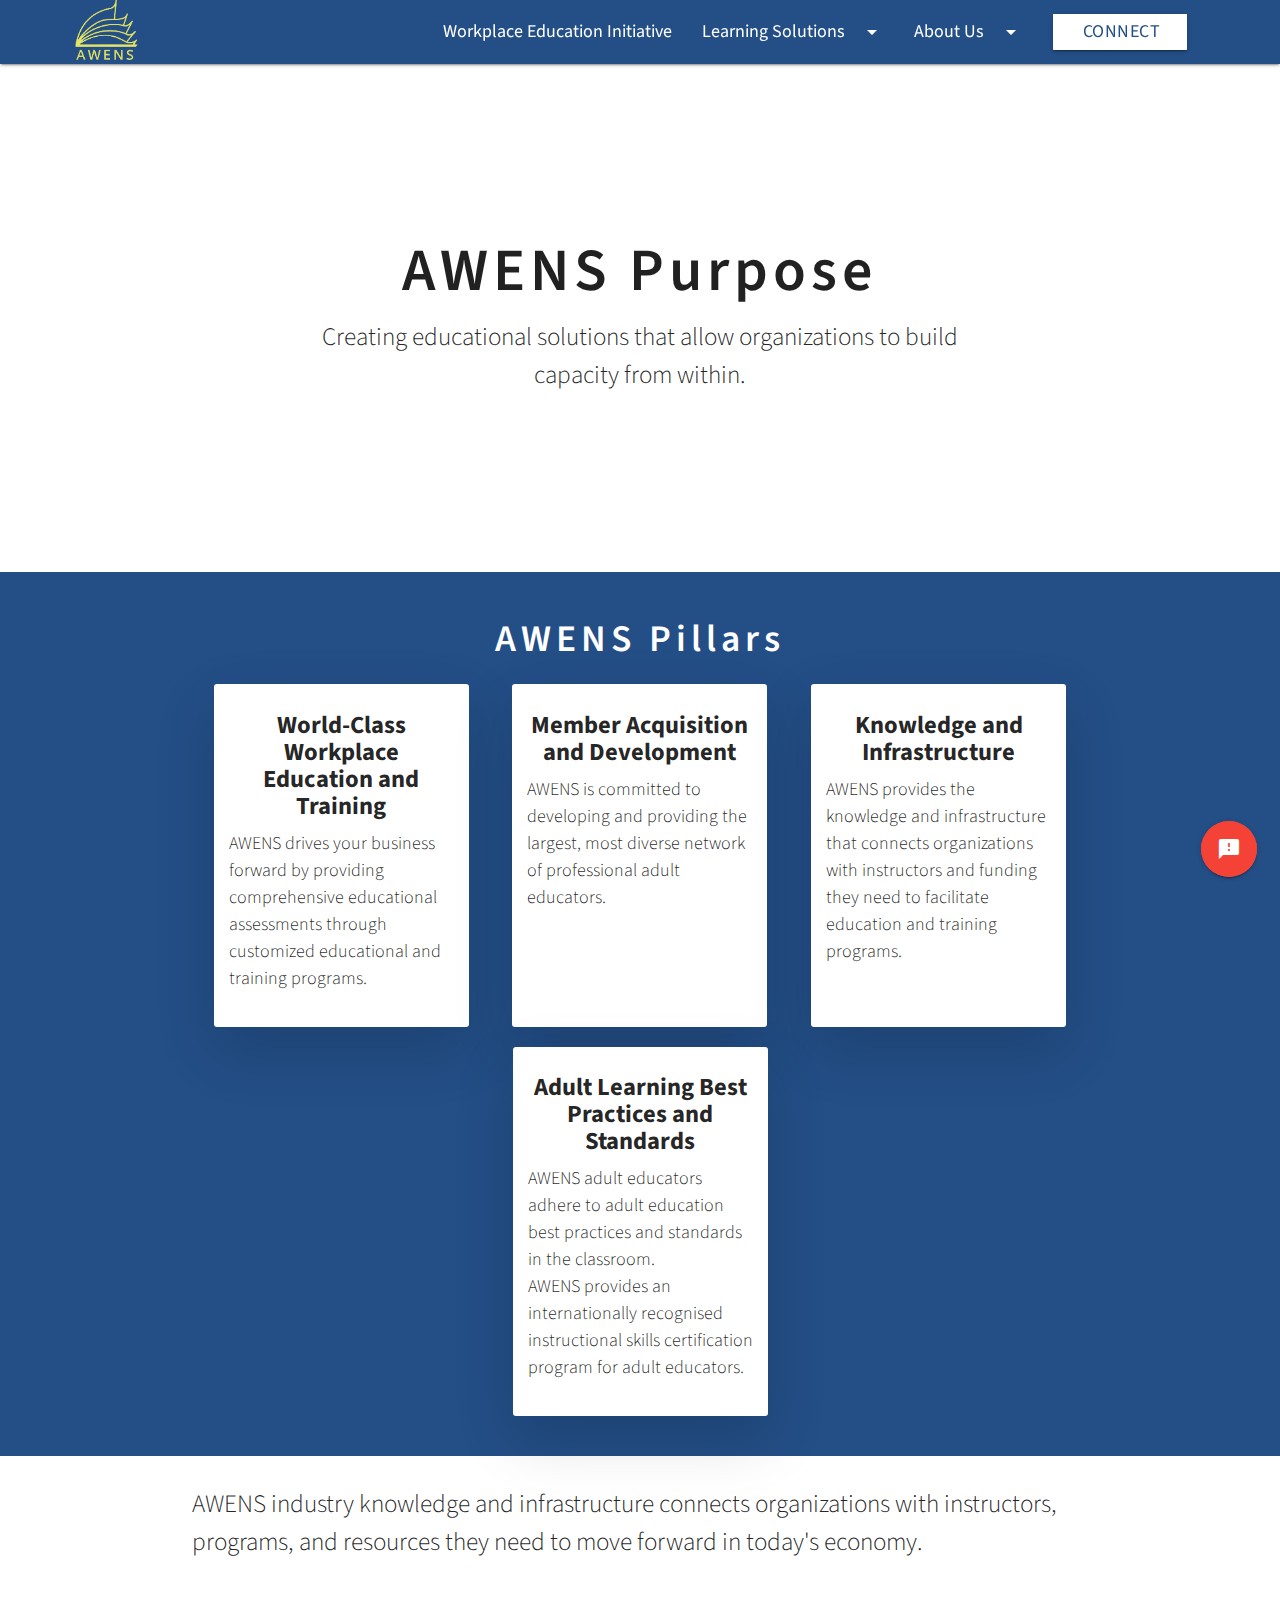
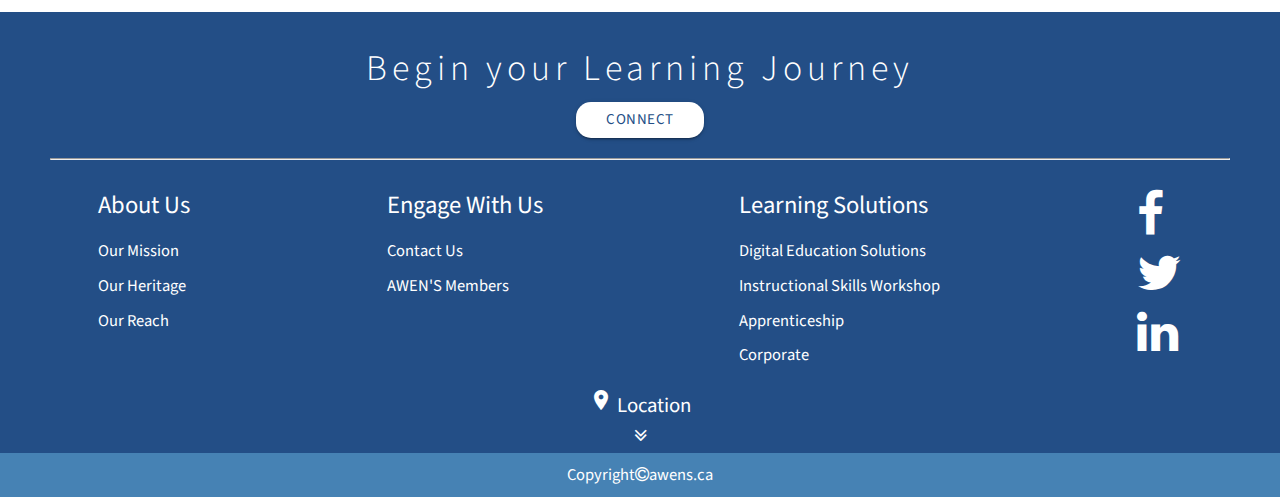
<file: our_mission.html>
<!DOCTYPE html>
<html lang="en">

<head>
    <meta charset="UTF-8">
    <meta name="viewport" content="width=device-width, initial-scale=1">
    <title>Home</title>

    <link rel="icon" href="images/AWENS-logo-small.png">
    <link rel="stylesheet" href="https://cdnjs.cloudflare.com/ajax/libs/font-awesome/4.7.0/css/font-awesome.min.css">
    <link href='https://fonts.googleapis.com/css?family=Source+Sans+Pro' rel='stylesheet' type='text/css'>
    <link href="https://fonts.googleapis.com/icon?family=Material+Icons" rel="stylesheet">

    <link rel="stylesheet" href="Materialize/css/materialize.min.css" media="screen,projection">
    <link rel="stylesheet" type="text/css" href="Custom/css/slick.css" />
    <link rel="stylesheet" type="text/css" href="http://kenwheeler.github.io/slick/slick/slick-theme.css" />
    <link rel="stylesheet" href="Custom/css/style.css" media="screen,projection">
</head>

<body>
    <!-- BODY SECTION STARTS -->
    <header>
        <div class="navbar-fixed">
            <nav class="navbar-fixed">
                <a class="button-collapse right" data-activates="mobile-nav" href="#">
                    <i class="material-icons">
                        menu
                    </i>
                </a>
                <div class="nav-wrapper">
                    <a class="brand-logo" href="index.html"><img src="images/AWENS_LOGO_NAME-small.png" class="awensLogo" alt="awens logo"></a>

                    <ul class="right hide-on-med-and-down">
                        <li>
                            <a href="workplace_education.html">Workplace Education Initiative</a>
                        </li>

                        <li>
                            <a class="dropdown-button click-to-toggle" data-activates="inPerson-us-dropdown" href="#" data-toggle="dropdown">Learning Solutions
                                <i class="material-icons right">
                                    arrow_drop_down
                                </i>
                            </a>
                            <ul id="inPerson-us-dropdown" class="dropdown-content">
                                <li>
                                    <a href="digital-solutions.html">Digital Education Solutions</a>
                                </li>
                                <li>
                                    <a href="instructional-skill-certification.html">Instructional Certifications</a>
                                </li>
                                <li> <a href="apprentice_tutoring.html">Apprenticeship</a></li>
                                <li><a href="training_pipeline.html">Corporate</a></li>
                            </ul>

                        </li>

                        <li>
                            <a class="dropdown-button click-to-toggle" data-activates="about-us-dropdown" href="#" data-toggle="dropdown">
                                About Us
                                <i class="material-icons right">
                                    arrow_drop_down
                                </i>
                            </a>
                            <ul id="about-us-dropdown" class="dropdown-content">
                                <li><a href="our_mission.html">AWENS Purpose</a></li>
                                <li> <a href="our_team.html">Our Team</a></li>
                                <li> <a href="our_heritage.html">Our Heritage</a></li>
                                <li> <a href="our_reach.html">Our Reach</a></li>
                                <li> <a href="become-member.html">AWENS Members</a></li>
                                <li> <a href="safety_standards.html">Covid Measures</a></li>
                            </ul>
                        </li>
                        <li>
                            <a class="btn customizedButton customizedButton-white " href="lets-connect.html" style="width: 80%">Connect</a>
                        </li>

                    </ul>
                </div>
                <div id="mobile-nav-wrapper">
                    <ul class="side-nav right collapsible collapsible-accordion" id="mobile-nav">
                        <li class="topItem">
                            <div class="user-view">
                                <img src="images/AWENS_LOGO_NAME-trans.png" class="awensLogoMobile">
                            </div>
                            <h5 class="center-align">Association of Workplace Educators of Nova Scotia</h5>
                        </li>
                        <li>
                            <a class="white-text left-align" href="workplace_education.html">Workplace Education Initiative</a>
                        </li>

                        <li>
                            <a class="collapsible-header white-text side-drop" data-activates="inPerson-us-dropdown-mobile" href="#" data-toggle="dropdown">Learning Solutions
                                <i class="material-icons white-text right">
                                    arrow_drop_down
                                </i>
                            </a>
                            <div class="collapsible-body">
                                <ul id="inPerson-us-dropdown-mobile">
                                    <li>
                                        <a href="digital-solutions.html">Digital Education Solutions</a>
                                    </li>
                                    <li>
                                        <a href="instructional-skill-certification.html">Instructional Certifications</a>
                                    </li>
                                    <li><a href="training_pipeline.html">Corporate</a></li>
                                    <li> <a href="apprentice_tutoring.html">Apprenticeship</a></li>
                                </ul>
                            </div>
                        </li>

                        <li>
                            <a class="collapsible-header white-text side-drop" data-activates="about-us-dropdown-mobile" href="#" data-toggle="dropdown">
                                About Us
                                <i class="material-icons white-text right">
                                    arrow_drop_down
                                </i>
                            </a>
                            <div class="collapsible-body">
                                <ul id="about-us-dropdown-mobile">
                                    <li> <a href="our_mission.html">AWENS Purpose</a></li>
                                    <li> <a href="our_team.html">Our Team</a></li>
                                    <li> <a href="our_heritage.html">Our Heritage</a></li>
                                    <li> <a href="our_reach.html">Our Reach</a></li>
                                    <li> <a href="become-member.html">AWENS Members</a></li>
                                    <li> <a href="safety_standards.html">Covid Measures</a></li>
                                </ul>
                            </div>
                        </li>
                        <li>
                            <a class="btn waves-effect waves-light customizedButton customizedButton-white" href="lets-connect.html">Connect</a>
                        </li>
                    </ul>
                </div>

            </nav>
        </div>
    </header>

    <section id="fixedButton">
        <div class="fixed-action-btn">
            <a href="lets-connect.html" class="btn btn-large btn-floating red pulse" style="">
                <i class="material-icons">feedback</i>
            </a>
        </div>
    </section>
    <section id="AwensPurpose">
        <section id="white-top">
            <div class="container">
                <h4 class="primary-title top-title center-align">
                    AWENS Purpose
                </h4>
                <p class="flow-text center-align">Creating educational solutions that allow organizations to build capacity from within.</p>
            </div>
        </section>
        <section id="pillars" class="blue-background">
            <div class="container">
                <h4 class="primary-title white-text center-align">AWENS Pillars</h4>
                <div class="wBoxes">
                    <div class="wBox">
                        <h5 class="wBox-title center-align">World-Class Workplace
                            Education and Training</h5>
                        <p class="flow-text">AWENS drives your business forward by providing comprehensive educational assessments through customized educational and training programs.</p>
                    </div>
                    <div class="wBox">
                        <h5 class="wBox-title center-align">Member Acquisition and Development</h5>
                        <p class="flow-text">AWENS is committed to developing and providing the largest, most diverse network of professional adult educators.</p>
                    </div>
                    <div class="wBox">
                        <h5 class="wBox-title center-align">Knowledge and Infrastructure</h5>
                        <p class="flow-text">AWENS provides the knowledge and infrastructure that connects organizations with instructors and funding they need to facilitate education and training programs.</p>
                    </div>
                    <div class="wBox">
                        <h5 class="wBox-title center-align">Adult Learning Best Practices and Standards</h5>
                        <p class="flow-text">AWENS adult educators adhere to adult education best practices and standards in the classroom. <br> AWENS provides an internationally recognised instructional skills certification program for adult educators.</p>
                    </div>
                </div>
            </div>
        </section>

        <section id="pillars-bottom">
            <div class="pillars-bottom">
                <div class="container">
                    <p class="flow-text">AWENS industry knowledge and infrastructure connects organizations with instructors, programs, and resources they need to move forward in today's economy.</p>
                </div>
            </div>
        </section>
    </section>
    <!-- BODY SECTION ENDS -->

    <!-- FOOTER STARTS -->
    <footer>
        <div class="footer">
            <div class="footerTop center-align">
                <h4 class="primary-title white-text footerTitle">Begin your Learning Journey</h4>
                <a class="btn  customizedButton customizedButton-white footerButton">Connect</a>
            </div>
            <hr>
            <div class="connect  white-text center-align">
                <a class="contact white-text" href="tel:+19024067440">Phone:<span class="contactInfo"> +1-902-406-7440</span></a>
                <br> <a class="contact white-text" href="mailto:info@awens.ca">Email:<span class="contactInfo"> info@awens.ca</span></a>
            </div>
            <div class="footerMiddle">
                <div class="list">
                    <ul>
                        <h5 class="white-text">About Us</h5>
                        <li class="lists"><a href="">Our Mission</a></li>
                        <li class="lists"><a href="">Our Heritage</a></li>
                        <li class="lists"><a href="">Our Reach</a></li>
                    </ul>
                </div>
                <div class="list">
                    <ul>
                        <h5 class="white-text">Engage With Us</h5>
                        <li class="lists"><a href="">Contact Us</a></li>
                        <li class="lists"><a href="">AWEN'S Members</a></li>

                    </ul>
                </div>

                <div class="list">
                    <ul>
                        <h5 class="white-text">Learning Solutions</h5>
                        <li class="lists"><a href="">Digital Education Solutions</a></li>
                        <li class="lists"><a href="">Instructional Skills Workshop</a></li>
                        <li class="lists"><a href="">Apprenticeship</a></li>
                        <li class="lists"><a href="">Corporate</a></li>
                    </ul>
                </div>
                <div class="footerIcons">
                    <div>
                        <a href="https://www.facebook.com/AWENSofficial"> <i class="fa fa-facebook" aria-hidden="true" style="color: white;font-size: 48px;padding-right: 3%;"></i></a>
                    </div>
                    <div>
                        <a href="https://twitter.com/AWENS_NS"> <i class="fa fa-twitter" aria-hidden="true" style="color: white;font-size: 48px;padding-right: 3%;"></i></a>
                    </div>
                    <div>
                        <a href="https://www.linkedin.com/company/5367351"><i class="fa fa-linkedin" aria-hidden="true" style="color: white;font-size: 48px;padding-right: 3%;"></i></a>
                    </div>
                </div>
            </div>

        </div>
        <div class="locationArrow center-align">
            <p class="white-text center-align"> <span class="material-icons">
                    location_on
                </span>
                Location</p>
            <i class="fa fa-angle-double-down LocationArrowDown white-text"></i>
            <i class="fa fa-angle-double-up LocationArrowUp white-text"></i>


        </div>
        <div class="location left-align"><iframe src="https://www.google.com/maps/embed?pb=!1m18!1m12!1m3!1d2837.989593245205!2d-63.600466084598324!3d44.6585642790997!2m3!1f0!2f0!3f0!3m2!1i1024!2i768!4f13.1!3m3!1m2!1s0x4b5a217a7410df51%3A0xcdf3914e97d8aa6!2s2830%20Agricola%20St%2C%20Halifax%2C%20NS%20B3K%204E4!5e0!3m2!1sen!2sca!4v1604508977746!5m2!1sen!2sca" class="footerFrame" frameborder="0" style="border:0;" allowfullscreen="" aria-hidden="false" tabindex="0"></iframe></div>
        <div class="copyright center-align">Copyright<i class="fa fa-copyright" aria-hidden="true"></i>awens.ca</div>
    </footer>
    <!-- FOOTER ENDS -->

    <script src="https://ajax.googleapis.com/ajax/libs/jquery/3.5.1/jquery.min.js"></script>
    <script src="Custom/js/mission_jquery.js"></script>
    <script src="Materialize/js/materialize.min.js"></script>
    <script src="Custom/js/nav.js"> </script>
    <script src="Custom/js/digVid.js"></script>


    <script src="Custom/js/slider.js"> </script>
    <script src="Custom/js/carousel.js"> </script>
    <script type="text/javascript" src="Custom/js/slick.min.js"></script>
    <script>

    </script>

</body></html>
</file>
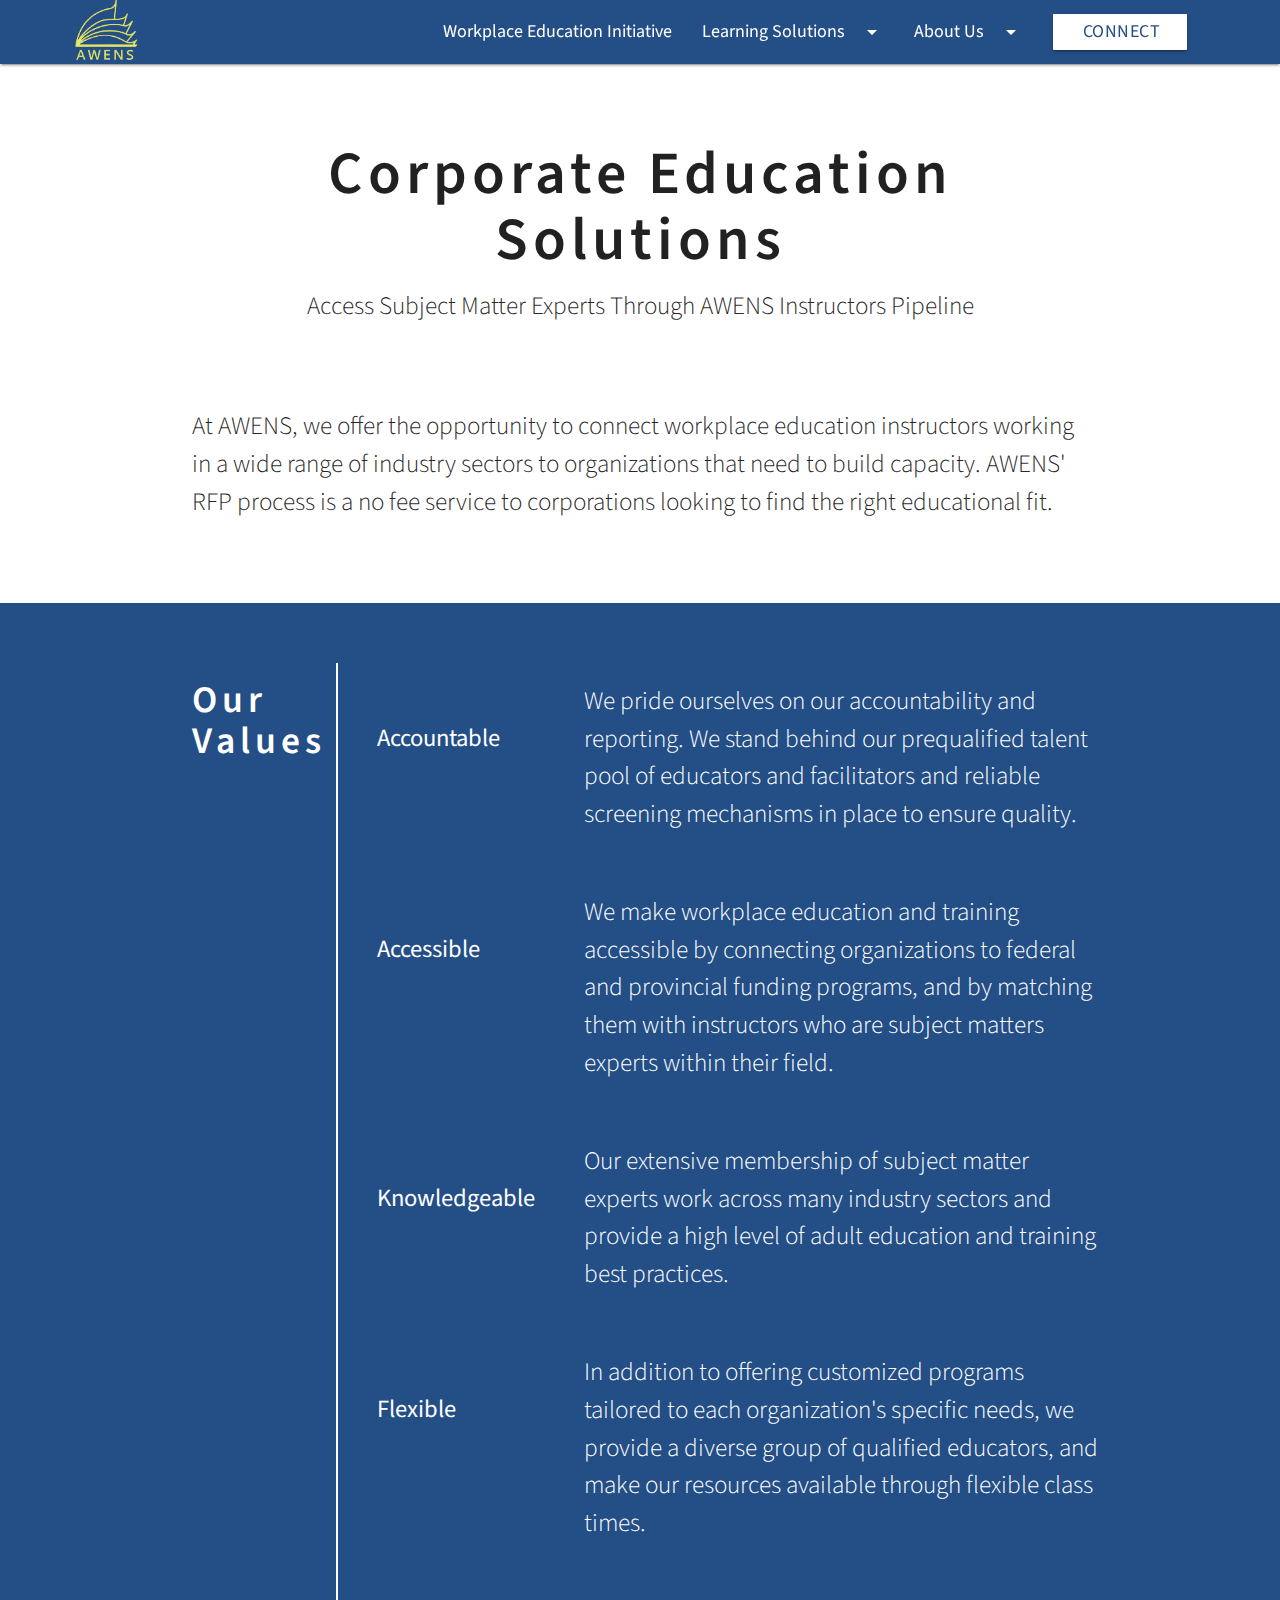
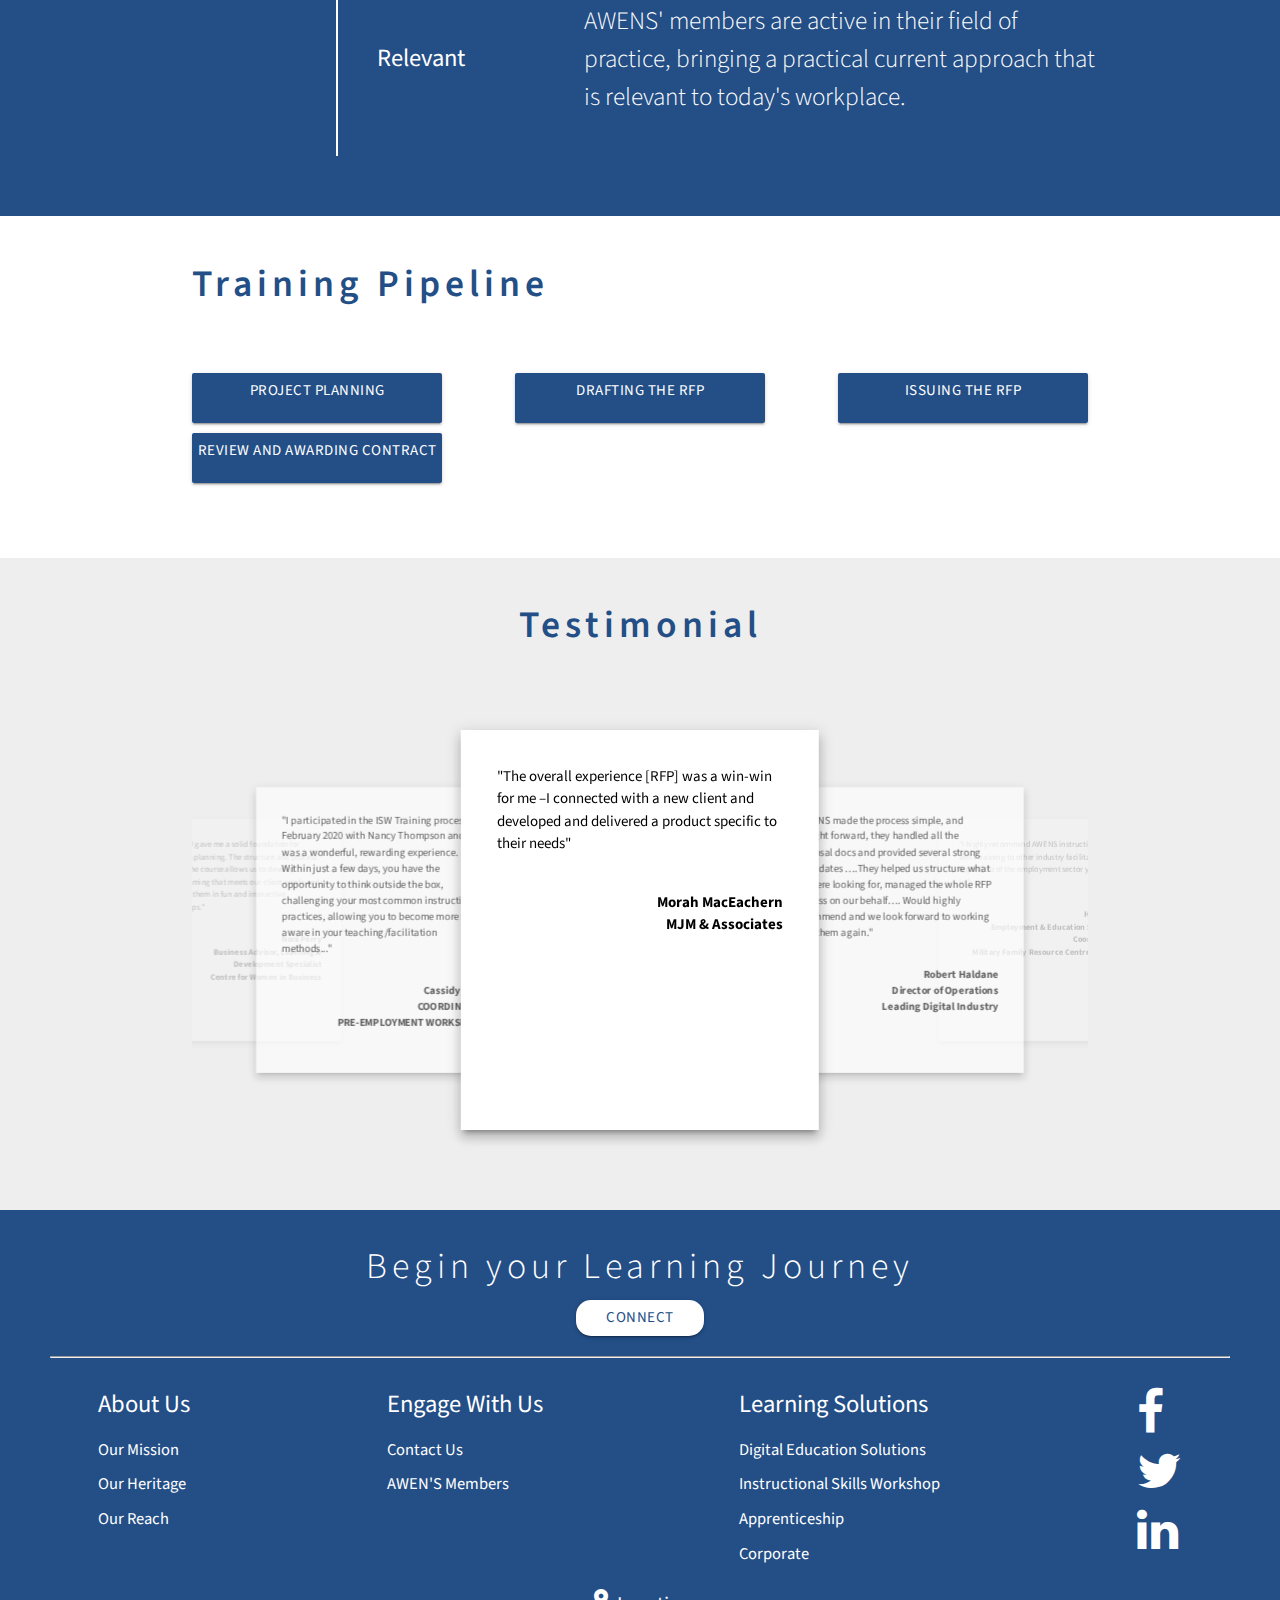
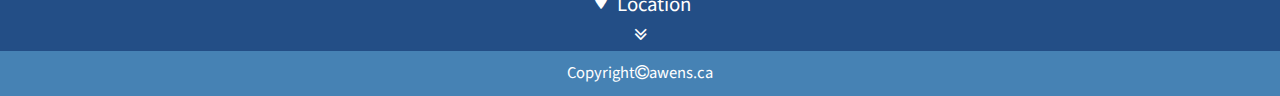
<file: training_pipeline.html>
<!DOCTYPE html>
<html lang="en">

<head>
    <meta charset="UTF-8">
    <meta name="viewport" content="width=device-width, initial-scale=1">
    <title>Home</title>

    <link rel="icon" href="images/AWENS-logo-small.png">
    <link rel="stylesheet" href="https://cdnjs.cloudflare.com/ajax/libs/font-awesome/4.7.0/css/font-awesome.min.css">
    <link href='https://fonts.googleapis.com/css?family=Source+Sans+Pro' rel='stylesheet' type='text/css'>
    <link href="https://fonts.googleapis.com/icon?family=Material+Icons" rel="stylesheet">

    <link rel="stylesheet" href="Materialize/css/materialize.min.css" media="screen,projection">
    <link rel="stylesheet" type="text/css" href="Custom/css/slick.css" />
    <link rel="stylesheet" href="Custom/css/style.css" media="screen,projection">
</head>

<body>
    <!-- BODY SECTION STARTS -->
    <header>
        <div class="navbar-fixed">
            <nav class="navbar-fixed">
                <a class="button-collapse right" data-activates="mobile-nav" href="#">
                    <i class="material-icons">
                        menu
                    </i>
                </a>
                <div class="nav-wrapper">
                    <a class="brand-logo" href="index.html"><img src="images/AWENS_LOGO_NAME-small.png" class="awensLogo" alt="awens logo"></a>

                    <ul class="right hide-on-med-and-down">
                        <li>
                            <a href="workplace_education.html">Workplace Education Initiative</a>
                        </li>

                        <li>
                            <a class="dropdown-button click-to-toggle" data-activates="inPerson-us-dropdown" href="#" data-toggle="dropdown">Learning Solutions
                                <i class="material-icons right">
                                    arrow_drop_down
                                </i>
                            </a>
                            <ul id="inPerson-us-dropdown" class="dropdown-content">
                                <li>
                                    <a href="digital-solutions.html">Digital Education Solutions</a>
                                </li>
                                <li>
                                    <a href="instructional-skill-certification.html">Instructional Certifications</a>
                                </li>
                                <li> <a href="apprentice_tutoring.html">Apprenticeship</a></li>
                                <li><a href="training_pipeline.html">Corporate</a></li>
                            </ul>

                        </li>

                        <li>
                            <a class="dropdown-button click-to-toggle" data-activates="about-us-dropdown" href="#" data-toggle="dropdown">
                                About Us
                                <i class="material-icons right">
                                    arrow_drop_down
                                </i>
                            </a>
                            <ul id="about-us-dropdown" class="dropdown-content">
                                <li><a href="our_mission.html">AWENS Purpose</a></li>
                                <li> <a href="our_team.html">Our Team</a></li>
                                <li> <a href="our_heritage.html">Our Heritage</a></li>
                                <li> <a href="our_reach.html">Our Reach</a></li>
                                <li> <a href="become-member.html">AWENS Members</a></li>
                                <li> <a href="safety_standards.html">Covid Measures</a></li>
                            </ul>
                        </li>
                        <li>
                            <a class="btn customizedButton customizedButton-white " href="lets-connect.html" style="width: 80%">Connect</a>
                        </li>

                    </ul>
                </div>
                <div id="mobile-nav-wrapper">
                    <ul class="side-nav right collapsible collapsible-accordion" id="mobile-nav">
                        <li class="topItem">
                            <div class="user-view">
                                <img src="images/AWENS_LOGO_NAME-trans.png" class="awensLogoMobile">
                            </div>
                            <h5 class="center-align">Association of Workplace Educators of Nova Scotia</h5>
                        </li>
                        <li>
                            <a class="white-text left-align" href="workplace_education.html">Workplace Education Initiative</a>
                        </li>

                        <li>
                            <a class="collapsible-header white-text side-drop" data-activates="inPerson-us-dropdown-mobile" href="#" data-toggle="dropdown">Learning Solutions
                                <i class="material-icons white-text right">
                                    arrow_drop_down
                                </i>
                            </a>
                            <div class="collapsible-body">
                                <ul id="inPerson-us-dropdown-mobile">
                                    <li>
                                        <a href="digital-solutions.html">Digital Education Solutions</a>
                                    </li>
                                    <li>
                                        <a href="instructional-skill-certification.html">Instructional Certifications</a>
                                    </li>
                                    <li><a href="training_pipeline.html">Corporate</a></li>
                                    <li> <a href="apprentice_tutoring.html">Apprenticeship</a></li>

                                </ul>
                            </div>
                        </li>

                        <li>
                            <a class="collapsible-header white-text side-drop" data-activates="about-us-dropdown-mobile" href="#" data-toggle="dropdown">
                                About Us
                                <i class="material-icons white-text right">
                                    arrow_drop_down
                                </i>
                            </a>
                            <div class="collapsible-body">
                                <ul id="about-us-dropdown-mobile">
                                    <li> <a href="our_mission.html">AWENS Purpose</a></li>
                                    <li> <a href="our_team.html">Our Team</a></li>
                                    <li> <a href="our_heritage.html">Our Heritage</a></li>
                                    <li> <a href="our_reach.html">Our Reach</a></li>
                                    <li> <a href="become-member.html">AWENS Members</a></li>
                                    <li> <a href="safety_standards.html">Covid Measures</a></li>
                                </ul>
                            </div>
                        </li>
                        <li>
                            <a class="btn waves-effect waves-light customizedButton customizedButton-white" href="lets-connect.html">Connect</a>
                        </li>
                    </ul>
                </div>

            </nav>
        </div>
    </header>
    <!--  
    <section id="fixedButton">
        <div class="fixed-action-btn">
            <a href="lets-connect.html" class="btn btn-large btn-floating red pulse" style="">
                <i class="material-icons">feedback</i>
            </a>
        </div>
    </section>-->
    <section id="corporateSection">

        <setion id="white-top">
            <div class="container">
                <h4 class="primary-title top-title center-align">Corporate Education Solutions</h4>
                <p class="flow-text center-align">Access Subject Matter Experts Through AWENS Instructors Pipeline</p><br><br>
                <p class="flow-text left-align">At AWENS, we offer the opportunity to connect workplace education instructors working in a wide range of industry sectors to organizations that need to build capacity. AWENS' RFP process is a no fee service to corporations looking to find the right educational fit.</p>
            </div>
        </setion>
        <section id="our-values" class="blue-background">
            <div class="container">
                <div class="our-values-body">
                    <div class="our-values-body-title">
                        <h4 class="primary-title white-text">Our Values</h4>
                    </div>
                    <div class="our-values-body-content">
                        <div class="contents row">
                            <h5 class="values-title white-text col s12 m6 l5 xl4">Accountable</h5>
                            <p class="flow-text white-text col s12 m6 l7 xl8">We pride ourselves on our accountability and reporting. We stand behind our prequalified talent pool of educators and facilitators and reliable screening mechanisms in place to ensure quality.</p>
                        </div>
                        <div class="contents row">
                            <h5 class="values-title white-text col s12 m6 l5 xl4">Accessible</h5>
                            <p class="flow-text white-text col s12 m6 l7 xl8">We make workplace education and training accessible by connecting organizations to federal and provincial funding programs, and by matching them with instructors who are subject matters experts within their field.</p>
                        </div>
                        <div class="contents row">
                            <h5 class="values-title white-text col s12 m6 l5 xl4">Knowledgeable</h5>
                            <p class="flow-text white-text col s12 m6 l7 xl8">Our extensive membership of subject matter experts work across many industry sectors and provide a high level of adult education and training best practices.</p>
                        </div>
                        <div class="contents row">
                            <h5 class="values-title white-text col s12 m6 l5 xl4">Flexible</h5>
                            <p class="flow-text white-text col s12 m6 l7 xl8">In addition to offering customized programs tailored to each organization's specific needs, we provide a diverse group of qualified educators, and make our resources available through flexible class times.</p>
                        </div>
                        <div class="contents row">
                            <h5 class="values-title white-text col s12 m6 l5 xl4">Relevant</h5>
                            <p class="flow-text white-text col s12 m6 l7 xl8">AWENS' members are active in their field of practice, bringing a practical current approach that is relevant to today's workplace.</p>
                        </div>
                    </div>
                </div>
            </div>
        </section>
        <section id="process-pipeline">
            <div class="container">
                <h4 class="primary-title primary-blue-text">Training Pipeline</h4>
                <div class="pipeLine">
                    <div class="project-planning">
                        <a id="pipe1" class="btn customizedButton customizedButton-blue-pipeLineButton blue-background white-text">Project Planning</a>
                        <ul class="project_planning_list_ul">
                            <li class="flow-text">
                                <blockquote>Setting Eduation Goals</blockquote>
                            </li>
                            <li class="flow-text">
                                <blockquote>Timeline</blockquote>
                            </li>
                            <li class="flow-text">
                                <blockquote>Scoring criteria</blockquote>
                            </li>
                            <li class="flow-text">
                                <blockquote>Budget</blockquote>
                            </li>
                        </ul>
                    </div>

                    <div class="project-planning">
                        <a id="pipe2" class="btn  customizedButton customizedButton-blue-pipeLineButton blue-background white-text">Drafting the RFP</a>
                        <ul class="drafting_list_ul">
                            <li class="flow-text">
                                <blockquote>Project scedule</blockquote>
                            </li>
                            <li class="flow-text">
                                <blockquote>Contract terms and conditions</blockquote>
                            </li>
                            <li class="flow-text">
                                <blockquote>Organization background information</blockquote>
                            </li>
                            <li class="flow-text">
                                <blockquote>Required skills</blockquote>
                            </li>
                        </ul>
                    </div>

                    <div class="project-planning">
                        <a id="pipe3" class="btn  customizedButton customizedButton-blue-pipeLineButton blue-background white-text">Issuing the RFP</a>
                        <ul class="issuing_rfp_list_ul">
                            <li class="flow-text">
                                <blockquote>Distribute to AWENS instructors</blockquote>
                            </li>
                            <li class="flow-text">
                                <blockquote>Receive submissions from compatible educators</blockquote>
                            </li>
                        </ul>
                    </div>


                    <div class="project-planning">
                        <a id="pipe4" class="btn  customizedButton customizedButton-blue-pipeLineButton blue-background white-text">Review and Awarding Contract</a>
                        <ul class="awarding_contract_list_ul">
                            <li class="flow-text">
                                <blockquote>Score RFPs</blockquote>
                            </li>
                            <li class="flow-text">
                                <blockquote>Conduct interviews</blockquote>
                            </li>
                            <li class="flow-text">
                                <blockquote>Select optimal proposal</blockquote>
                            </li>
                            <li class="flow-text">
                                <blockquote>Award contract</blockquote>
                            </li>
                        </ul>
                    </div>
                </div>
            </div>
        </section>
        <!-- CAROUSEL HTML STARTS -->
        <section id="Testimonial-section" class="grey-background">
            <div class="testimonial container">
                <h4 class="primary-title primary-blue-text flow-text center-align">Testimonial </h4>
                <div class="carousel center " data-indicators="true">
                    <div class="carousel-item white z-depth-4" href="#two!">

                        <p class="black-text home-testimonials home-testimonials-1  left-align ">"The overall experience [RFP] was a win-win for me –I connected with a new client and developed and delivered a product specific to their needs"</p>
                        <p class="black-text home-testimonials2 ht2 right-align "><b>Morah MacEachern<br> MJM & Associates
                            </b></p>
                    </div>
                    <div class="carousel-item white z-depth-4" href="#two!">

                        <p class="black-text home-testimonials home-testimonials-2 left-align ">"AWENS made the process simple, and straight forward, they handled all the proposal docs and provided several strong candidates ….They helped us structure what we were looking for, managed the whole RFP process on our behalf…. Would highly recommend and we look forward to working with them again."</p>
                        <p class="black-text home-testimonials2 ht2  right-align "><b>Robert Haldane<br> Director of Operations<br>Leading Digital Industry
                            </b></p>
                    </div>
                    <div class="carousel-item white z-depth-4" href="#three!">
                        <p class="black-text home-testimonials home-testimonials-3  left-align ">"I highly recommend AWENS instructional skills training to other industry facilitators regardless of the employment sector you are in."</p>
                        <p class="black-text home-testimonials2 ht2  right-align "><b>Holly Rye<br> Employment & Education Services Coordinator<br>Military Family Resource Centre (MFRC)
                            </b></p>
                    </div>
                    <div class="carousel-item white z-depth-4" href="#three!">
                        <p class="black-text home-testimonials home-testimonials-4  left-align ">"The ISW training... strengthened our ongoing programming delivery for youth and adult learners."</p>
                        <p class="black-text home-testimonials2 ht2  right-align "><b>Sylvia Parris-Drummond<br> CEO of Delmore "Buddy" Daye Learning Institute
                            </b></p>
                    </div>
                    <div class="carousel-item white z-depth-4" href="#three!">
                        <p class="black-text home-testimonials home-testimonials-5  left-align ">"The ISW gave me a solid foundation for program planning. The structure and process behind the course allows us to develop programming that meets our client needs and engages them in fun and interactive workshops."</p>
                        <p class="black-text home-testimonials2 ht2  right-align "><b>Nora Perry<br> Business Advisor, Learning & Development Specialist<br>Centre for Women in Business
                            </b></p>
                    </div>
                    <div class="carousel-item white z-depth-4" href="#three!">
                        <p class="black-text home-testimonials home-testimonials-6  left-align ">"I participated in the ISW Training process in February 2020 with Nancy Thompson and it was a wonderful, rewarding experience. Within just a few days, you have the opportunity to think outside the box, challenging your most common instructional practices, allowing you to become more self-aware in your teaching/facilitation methods..."</p>
                        <p class="black-text home-testimonials2 ht2  right-align "><b>Cassidy Sholl<br> COORDINATOR <br>PRE-EMPLOYMENT WORKSHOPS
                            </b></p>
                    </div>

                </div>
            </div>
        </section>

    </section>

    <!-- BODY SECTION ENDS -->

    <!-- FOOTER STARTS -->
    <footer>
        <div class="footer">
            <div class="footerTop center-align">
                <h4 class="primary-title white-text footerTitle">Begin your Learning Journey</h4>
                <a class="btn  customizedButton customizedButton-white footerButton">Connect</a>
            </div>
            <hr>
            <div class="connect  white-text center-align">
                <a class="contact white-text" href="tel:+19024067440">Phone:<span class="contactInfo"> +1-902-406-7440</span></a>
                <br> <a class="contact white-text" href="mailto:info@awens.ca">Email:<span class="contactInfo"> info@awens.ca</span></a>
            </div>
            <div class="footerMiddle">
                <div class="list">
                    <ul>
                        <h5 class="white-text">About Us</h5>
                        <li class="lists"><a href="">Our Mission</a></li>
                        <li class="lists"><a href="">Our Heritage</a></li>
                        <li class="lists"><a href="">Our Reach</a></li>
                    </ul>
                </div>
                <div class="list">
                    <ul>
                        <h5 class="white-text">Engage With Us</h5>
                        <li class="lists"><a href="">Contact Us</a></li>
                        <li class="lists"><a href="">AWEN'S Members</a></li>

                    </ul>
                </div>

                <div class="list">
                    <ul>
                        <h5 class="white-text">Learning Solutions</h5>
                        <li class="lists"><a href="">Digital Education Solutions</a></li>
                        <li class="lists"><a href="">Instructional Skills Workshop</a></li>
                        <li class="lists"><a href="">Apprenticeship</a></li>
                        <li class="lists"><a href="">Corporate</a></li>
                    </ul>
                </div>
                <div class="footerIcons">
                    <div>
                        <a href="https://www.facebook.com/AWENSofficial"> <i class="fa fa-facebook" aria-hidden="true" style="color: white;font-size: 48px;padding-right: 3%;"></i></a>
                    </div>
                    <div>
                        <a href="https://twitter.com/AWENS_NS"> <i class="fa fa-twitter" aria-hidden="true" style="color: white;font-size: 48px;padding-right: 3%;"></i></a>
                    </div>
                    <div>
                        <a href="https://www.linkedin.com/company/5367351"><i class="fa fa-linkedin" aria-hidden="true" style="color: white;font-size: 48px;padding-right: 3%;"></i></a>
                    </div>
                </div>
            </div>

        </div>
        <div class="locationArrow center-align">
            <p class="white-text center-align"> <span class="material-icons">
                    location_on
                </span>
                Location</p>
            <i class="fa fa-angle-double-down LocationArrowDown white-text"></i>
            <i class="fa fa-angle-double-up LocationArrowUp white-text"></i>


        </div>
        <div class="location left-align"><iframe src="https://www.google.com/maps/embed?pb=!1m18!1m12!1m3!1d2837.989593245205!2d-63.600466084598324!3d44.6585642790997!2m3!1f0!2f0!3f0!3m2!1i1024!2i768!4f13.1!3m3!1m2!1s0x4b5a217a7410df51%3A0xcdf3914e97d8aa6!2s2830%20Agricola%20St%2C%20Halifax%2C%20NS%20B3K%204E4!5e0!3m2!1sen!2sca!4v1604508977746!5m2!1sen!2sca" class="footerFrame" frameborder="0" style="border:0;" allowfullscreen="" aria-hidden="false" tabindex="0"></iframe></div>
        <div class="copyright center-align">Copyright<i class="fa fa-copyright" aria-hidden="true"></i>awens.ca</div>
    </footer>
    <!-- FOOTER ENDS -->

    <script src="https://ajax.googleapis.com/ajax/libs/jquery/3.5.1/jquery.min.js"></script>
    <script src="Custom/js/mission_jquery.js"></script>
    <script src="Materialize/js/materialize.min.js"></script>
    <script src="Custom/js/nav.js"> </script>


    <script src="Custom/js/slider.js"> </script>
    <script src="Custom/js/carousel.js"> </script>
    <script type="text/javascript" src="Custom/js/slick.min.js"></script>

</body></html>
</file>
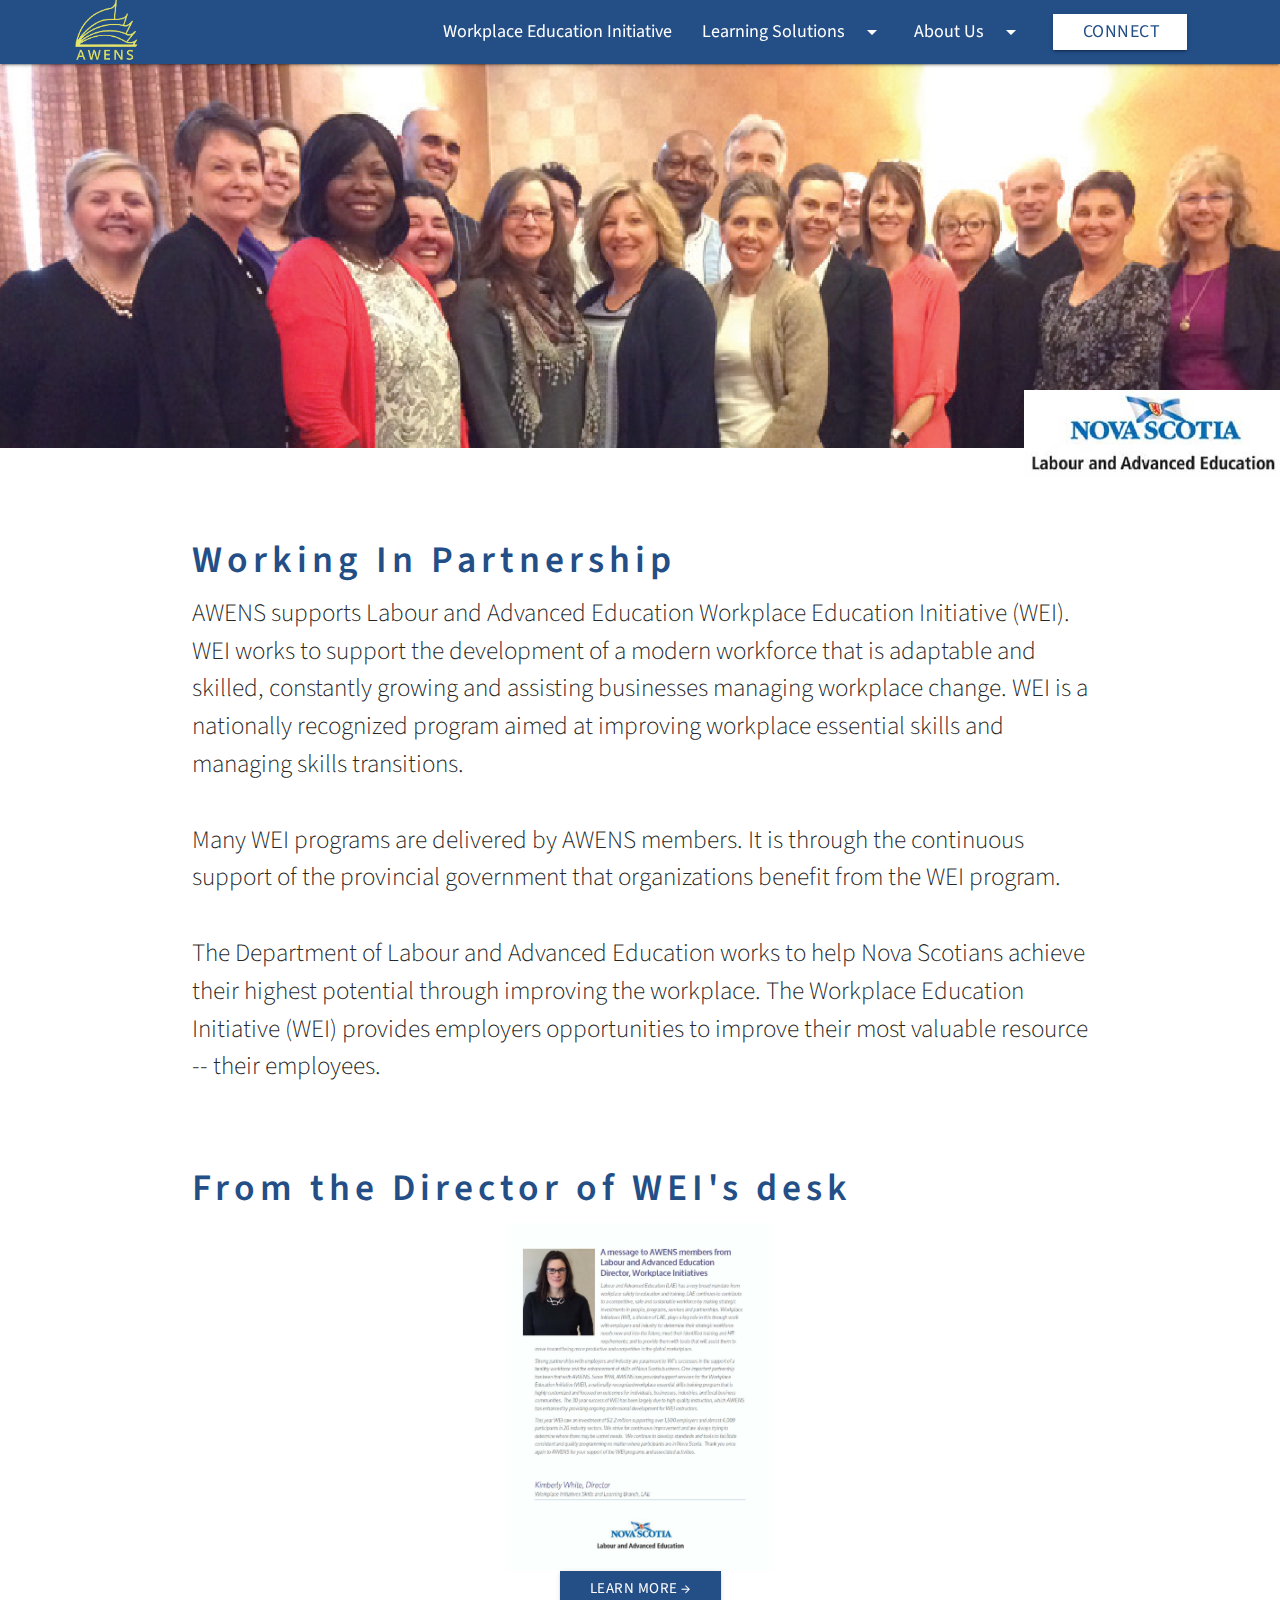
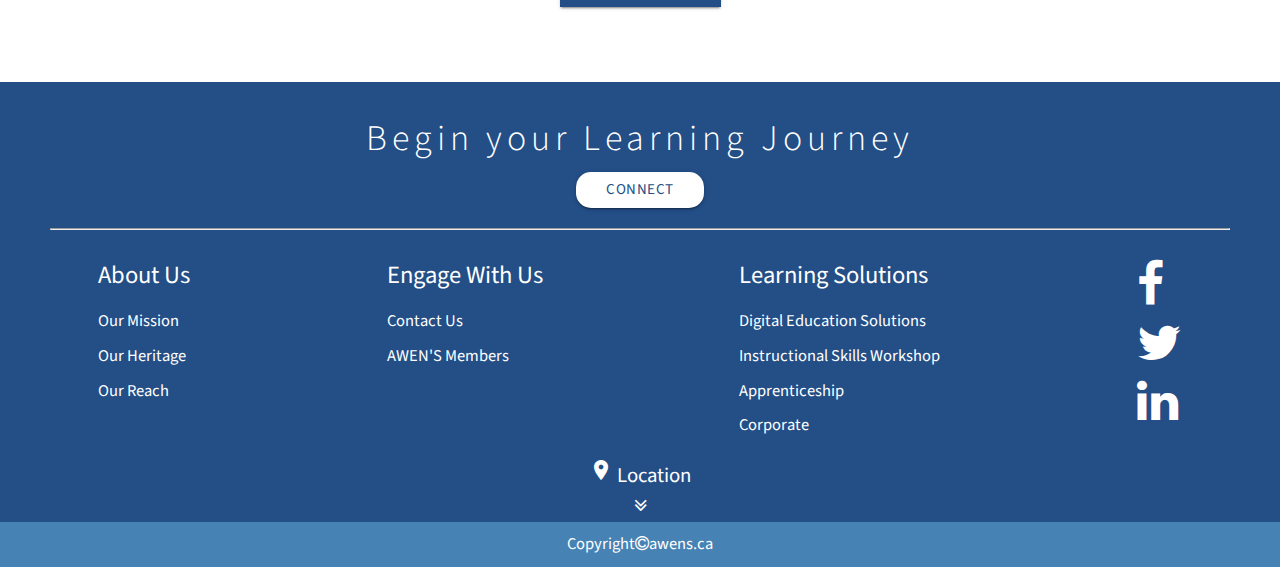
<file: workplace_education.html>
<!DOCTYPE html>
<html lang="en">

<head>
    <meta charset="UTF-8">
    <meta name="viewport" content="width=device-width, initial-scale=1">
    <title>Home</title>

    <link rel="icon" href="images/AWENS-logo-small.png">
    <link rel="stylesheet" href="https://cdnjs.cloudflare.com/ajax/libs/font-awesome/4.7.0/css/font-awesome.min.css">
    <link href='https://fonts.googleapis.com/css?family=Source+Sans+Pro' rel='stylesheet' type='text/css'>
    <link href="https://fonts.googleapis.com/icon?family=Material+Icons" rel="stylesheet">

    <link rel="stylesheet" href="Materialize/css/materialize.min.css" media="screen,projection">
    <link rel="stylesheet" type="text/css" href="Custom/css/slick.css" />
    <link rel="stylesheet" href="Custom/css/style.css" media="screen,projection">
</head>

<body>
    <!-- BODY SECTION STARTS -->
    <header>
        <div class="navbar-fixed">
            <nav class="navbar-fixed">
                <a class="button-collapse right" data-activates="mobile-nav" href="#">
                    <i class="material-icons">
                        menu
                    </i>
                </a>
                <div class="nav-wrapper">
                    <a class="brand-logo" href="index.html"><img src="images/AWENS_LOGO_NAME-small.png" class="awensLogo" alt="awens logo"></a>

                    <ul class="right hide-on-med-and-down">
                        <li>
                            <a href="workplace_education.html">Workplace Education Initiative</a>
                        </li>

                        <li>
                            <a class="dropdown-button click-to-toggle" data-activates="inPerson-us-dropdown" href="#" data-toggle="dropdown">Learning Solutions
                                <i class="material-icons right">
                                    arrow_drop_down
                                </i>
                            </a>
                            <ul id="inPerson-us-dropdown" class="dropdown-content">
                                <li>
                                    <a href="digital-solutions.html">Digital Education Solutions</a>
                                </li>
                                <li>
                                    <a href="instructional-skill-certification.html">Instructional Certifications</a>
                                </li>
                                <li> <a href="apprentice_tutoring.html">Apprenticeship</a></li>
                                <li><a href="training_pipeline.html">Corporate</a></li>
                            </ul>

                        </li>

                        <li>
                            <a class="dropdown-button click-to-toggle" data-activates="about-us-dropdown" href="#" data-toggle="dropdown">
                                About Us
                                <i class="material-icons right">
                                    arrow_drop_down
                                </i>
                            </a>
                            <ul id="about-us-dropdown" class="dropdown-content">
                                <li><a href="our_mission.html">AWENS Purpose</a></li>
                                <li> <a href="our_team.html">Our Team</a></li>
                                <li> <a href="our_heritage.html">Our Heritage</a></li>
                                <li> <a href="our_reach.html">Our Reach</a></li>
                                <li> <a href="become-member.html">AWENS Members</a></li>
                                <li> <a href="safety_standards.html">Covid Measures</a></li>
                            </ul>
                        </li>
                        <li>
                            <a class="btn customizedButton customizedButton-white " href="lets-connect.html" style="width: 80%">Connect</a>
                        </li>

                    </ul>
                </div>
                <div id="mobile-nav-wrapper">
                    <ul class="side-nav right collapsible collapsible-accordion" id="mobile-nav">
                        <li class="topItem">
                            <div class="user-view">
                                <img src="images/AWENS_LOGO_NAME-trans.png" class="awensLogoMobile">
                            </div>
                            <h5 class="center-align">Association of Workplace Educators of Nova Scotia</h5>
                        </li>
                        <li>
                            <a class="white-text left-align" href="workplace_education.html">Workplace Education Initiative</a>
                        </li>

                        <li>
                            <a class="collapsible-header white-text side-drop" data-activates="inPerson-us-dropdown-mobile" href="#" data-toggle="dropdown">Learning Solutions
                                <i class="material-icons white-text right">
                                    arrow_drop_down
                                </i>
                            </a>
                            <div class="collapsible-body">
                                <ul id="inPerson-us-dropdown-mobile">
                                    <li>
                                        <a href="digital-solutions.html">Digital Education Solutions</a>
                                    </li>
                                    <li>
                                        <a href="instructional-skill-certification.html">Instructional Certifications</a>
                                    </li>
                                    <li><a href="training_pipeline.html">Corporate</a></li>
                                    <li> <a href="apprentice_tutoring.html">Apprenticeship</a></li>

                                </ul>
                            </div>
                        </li>

                        <li>
                            <a class="collapsible-header white-text side-drop" data-activates="about-us-dropdown-mobile" href="#" data-toggle="dropdown">
                                About Us
                                <i class="material-icons white-text right">
                                    arrow_drop_down
                                </i>
                            </a>
                            <div class="collapsible-body">
                                <ul id="about-us-dropdown-mobile">
                                    <li> <a href="our_mission.html">AWENS Purpose</a></li>
                                    <li> <a href="our_team.html">Our Team</a></li>
                                    <li> <a href="our_heritage.html">Our Heritage</a></li>
                                    <li> <a href="our_reach.html">Our Reach</a></li>
                                    <li> <a href="become-member.html">AWENS Members</a></li>
                                    <li> <a href="safety_standards.html">Covid Measures</a></li>
                                </ul>
                            </div>
                        </li>
                        <li>
                            <a class="btn waves-effect waves-light customizedButton customizedButton-white" href="lets-connect.html">Connect</a>
                        </li>
                    </ul>
                </div>

            </nav>
        </div>
    </header>
    <!--  
    <section id="fixedButton">
        <div class="fixed-action-btn">
            <a href="lets-connect.html" class="btn btn-large btn-floating red pulse" style="">
                <i class="material-icons">feedback</i>
            </a>
        </div>
    </section>-->
    <section id="workplaceEducation">
        <section>
            <div class="wei-cover" alt="workplace education initiative">
                <div class="wei-logo">
                    <img src="images/wei-logo.png" alt="workplace education initiative Logo" width="100%">
                </div>
            </div>
        </section>
        <section>
            <div class="container">
                <div class="wei-body-top">
                    <h4 class="primary-title primary-blue-text">
                        Working In Partnership
                    </h4>
                    <p class="flow-text">
                        AWENS supports Labour and Advanced Education Workplace Education Initiative (WEI). WEI works to support the development of a modern workforce that is adaptable and skilled, constantly growing and assisting businesses managing workplace change. WEI is a nationally recognized program aimed at improving workplace essential skills and managing skills transitions.<br><br>

                        Many WEI programs are delivered by AWENS members. It is through the continuous support of the provincial government that organizations benefit from the WEI program.<br><br>

                        The Department of Labour and Advanced Education works to help Nova Scotians achieve their highest potential through improving the workplace. The Workplace Education Initiative (WEI) provides employers opportunities to improve their most valuable resource -- their employees.
                    </p>
                </div>
                <div class="wei-body-mid">
                    <h4 class="primary-title primary-blue-text">
                        From the Director of WEI's desk
                    </h4>
                    <img src="images/wei-letter.png" alt="" class="materialboxed wei-letter" width="30%">

                    <div href="#" class="center-align">
                        <a class="btn customizedButton customizedButton-blue" href="https://novascotia.ca/lae/workplace-education/">Learn More&nbsp;&rarr;</a>
                    </div>
                </div>
            </div>
        </section>

    </section>
    <!-- BODY SECTION ENDS -->

    <!-- FOOTER STARTS -->
    <footer>
        <div class="footer">
            <div class="footerTop center-align">
                <h4 class="primary-title white-text footerTitle">Begin your Learning Journey</h4>
                <a class="btn  customizedButton customizedButton-white footerButton">Connect</a>
            </div>
            <hr>
            <div class="connect  white-text center-align">
                <a class="contact white-text" href="tel:+19024067440">Phone:<span class="contactInfo"> +1-902-406-7440</span></a>
                <br> <a class="contact white-text" href="mailto:info@awens.ca">Email:<span class="contactInfo"> info@awens.ca</span></a>
            </div>
            <div class="footerMiddle">
                <div class="list">
                    <ul>
                        <h5 class="white-text">About Us</h5>
                        <li class="lists"><a href="">Our Mission</a></li>
                        <li class="lists"><a href="">Our Heritage</a></li>
                        <li class="lists"><a href="">Our Reach</a></li>
                    </ul>
                </div>
                <div class="list">
                    <ul>
                        <h5 class="white-text">Engage With Us</h5>
                        <li class="lists"><a href="">Contact Us</a></li>
                        <li class="lists"><a href="">AWEN'S Members</a></li>

                    </ul>
                </div>

                <div class="list">
                    <ul>
                        <h5 class="white-text">Learning Solutions</h5>
                        <li class="lists"><a href="">Digital Education Solutions</a></li>
                        <li class="lists"><a href="">Instructional Skills Workshop</a></li>
                        <li class="lists"><a href="">Apprenticeship</a></li>
                        <li class="lists"><a href="">Corporate</a></li>
                    </ul>
                </div>
                <div class="footerIcons">
                    <div>
                        <a href="https://www.facebook.com/AWENSofficial"> <i class="fa fa-facebook" aria-hidden="true" style="color: white;font-size: 48px;padding-right: 3%;"></i></a>
                    </div>
                    <div>
                        <a href="https://twitter.com/AWENS_NS"> <i class="fa fa-twitter" aria-hidden="true" style="color: white;font-size: 48px;padding-right: 3%;"></i></a>
                    </div>
                    <div>
                        <a href="https://www.linkedin.com/company/5367351"><i class="fa fa-linkedin" aria-hidden="true" style="color: white;font-size: 48px;padding-right: 3%;"></i></a>
                    </div>
                </div>
            </div>

        </div>
        <div class="locationArrow center-align">
            <p class="white-text center-align"> <span class="material-icons">
                    location_on
                </span>
                Location</p>
            <i class="fa fa-angle-double-down LocationArrowDown white-text"></i>
            <i class="fa fa-angle-double-up LocationArrowUp white-text"></i>


        </div>
        <div class="location left-align"><iframe src="https://www.google.com/maps/embed?pb=!1m18!1m12!1m3!1d2837.989593245205!2d-63.600466084598324!3d44.6585642790997!2m3!1f0!2f0!3f0!3m2!1i1024!2i768!4f13.1!3m3!1m2!1s0x4b5a217a7410df51%3A0xcdf3914e97d8aa6!2s2830%20Agricola%20St%2C%20Halifax%2C%20NS%20B3K%204E4!5e0!3m2!1sen!2sca!4v1604508977746!5m2!1sen!2sca" class="footerFrame" frameborder="0" style="border:0;" allowfullscreen="" aria-hidden="false" tabindex="0"></iframe></div>
        <div class="copyright center-align">Copyright<i class="fa fa-copyright" aria-hidden="true"></i>awens.ca</div>
    </footer>
    <!-- FOOTER ENDS -->

    <script src="https://ajax.googleapis.com/ajax/libs/jquery/3.5.1/jquery.min.js"></script>
    <script src="Custom/js/mission_jquery.js"></script>
    <script src="Materialize/js/materialize.min.js"></script>
    <script src="Custom/js/nav.js"> </script>


    <script src="Custom/js/slider.js"> </script>
    <script src="Custom/js/carousel.js"> </script>
    <script type="text/javascript" src="Custom/js/slick.min.js"></script>

</body></html>
</file>
<file: Custom/css/style.css>
/*digital solution mixin*/
/******primary Colors*****/
/******Values*****/
* {
  margin: 0px;
  padding: 0px;
  box-sizing: border-box;
  font-family: 'Source Sans Pro', sans-serif; }

body {
  box-sizing: border-box;
  max-width: 1900px;
  min-width: 280px;
  margin: 0 auto; }

.container {
  padding-top: 30px;
  padding-bottom: 30px; }

.grey-background {
  background-color: #EEEEEE; }

.blue-background {
  background-color: #234E86; }

.primary-blue-text {
  color: #234E86; }

/********************************************************Nav bar css********************************************************/
.navbar-fixed {
  z-index: 999999;
  max-width: 1900px;
  background-color: #234E86 !important; }
  .navbar-fixed.scrolled {
    background-color: rgba(0, 0, 0, 0.58) !important; }
    .navbar-fixed.scrolled:hover {
      background-color: #234E86 !important; }
  .navbar-fixed .nav-wrapper {
    margin: 0 5rem; }
    .navbar-fixed .nav-wrapper ul a {
      font-size: 1.2rem; }
      .navbar-fixed .nav-wrapper ul a .flow-text {
        padding-bottom: 0; }
    .navbar-fixed .nav-wrapper .brand-logo {
      height: 65px; }
      .navbar-fixed .nav-wrapper .brand-logo .awensLogo {
        width: 65px; }
  .navbar-fixed #mobile-nav-wrapper {
    display: none; }

@media (max-width: 600px) {
  .navbar-fixed .nav-wrapper .brand-logo {
    height: 57px; }
    .navbar-fixed .nav-wrapper .brand-logo .awensLogo {
      width: 55px; } }

@media (max-width: 1000px) {
  #sidenav-overlay {
    position: inherit !important; }
  .navbar-fixed #mobile-nav-wrapper {
    display: flex; }
    .navbar-fixed #mobile-nav-wrapper .side-nav {
      background-color: #234E86 !important; }
      .navbar-fixed #mobile-nav-wrapper .side-nav .topItem {
        margin-bottom: 50px; }
      .navbar-fixed #mobile-nav-wrapper .side-nav li a {
        padding: 0 16px;
        font-size: 1.2rem; }
        .navbar-fixed #mobile-nav-wrapper .side-nav li a .flow-text {
          padding-bottom: 0; }
      .navbar-fixed #mobile-nav-wrapper .side-nav li h5 {
        margin: 0 auto;
        color: #E3E56A; }
      .navbar-fixed #mobile-nav-wrapper .side-nav li .mobileNavButton:hover {
        background-color: #234E86;
        color: white;
        transform: translateY(3px); }
      .navbar-fixed #mobile-nav-wrapper .side-nav .user-view {
        display: flex; }
        .navbar-fixed #mobile-nav-wrapper .side-nav .user-view .awensLogoMobile {
          width: 180px;
          height: 200px;
          margin: 0 auto;
          object-fit: contain; } }

/*******************************************************Slider CSs*******************************************************/
#homeSlider .slick-slider {
  display: flex; }
  #homeSlider .slick-slider .slick-items {
    width: 100%;
    height: 100%;
    transition: all .4s;
    position: relative; }
    #homeSlider .slick-slider .slick-items .slideImage {
      width: 100%;
      height: 45vw;
      object-fit: cover; }

.overlayTop {
  position: absolute;
  width: 100%;
  bottom: 0;
  background-color: rgba(15, 11, 11, 0.7);
  display: flex;
  justify-content: center;
  transition: 1s;
  animation: moveDown 1s ease-out .5s;
  animation-fill-mode: backwards; }
  .overlayTop .overlayLogo {
    width: 200px; }
  .overlayTop .overlay-title {
    margin: auto 0; }

.overlay {
  /*overlayDesign($top, $bottom, $width, $height, $padding, $borderbottomright, $bordertopleft )*/
  top: 20%;
  bottom: 20%;
  width: 30%;
  height: 75%;
  padding: 3.5rem;
  border-bottom-right-radius: 3em;
  border-top-left-radius: 3em;
  position: absolute;
  color: white;
  background-color: rgba(15, 11, 11, 0.7);
  transition: 1s;
  animation-fill-mode: backwards; }
  .overlay.leftSlide {
    left: 10%;
    animation: moveInLeft 1s ease-out .5s; }
  .overlay.rightSlide {
    right: 10%;
    animation: moveInRight 1s ease-out .5s; }
  .overlay-title {
    color: #E3E56A;
    font-size: 1.125em;
    margin-top: 0.5rem;
    margin-bottom: 0.5rem; }
    .overlay-title.landingTitle {
      font-size: calc(1.5em * 3 / 2); }
  .overlay-text {
    font-size: .8em; }
  .overlay-learnMore {
    font-size: 1em;
    color: #E3E56A; }

.user-view {
  margin-bottom: 0 !important; }

@media (max-width: 1024px) {
  #homeSlider .slick-slider .slick-items .slideImage {
    width: 100%;
    height: 65vw; }
  .overlayTop .overlayLogo {
    width: 100px;
    height: 100px; }
  .overlay {
    /*overlayDesign($top, $bottom, $width, $height, $padding, $borderbottomright, $bordertopleft )*/
    top: 10%;
    bottom: 10%;
    width: 40%;
    height: 75%;
    padding: 24px;
    border-bottom-right-radius: 2em;
    border-top-left-radius: 2em; }
    .overlay-title {
      font-size: 3vw;
      margin-top: 0.2rem;
      margin-bottom: 0.2rem; }
      .overlay-title.landingTitle {
        font-size: 1.5em; }
    .overlay-text {
      font-size: 1.8vw; }
    .overlay-learnMore {
      font-size: 2.5vw; } }

@media (max-width: 600px) {
  #homeSlider .slick-slider .slick-items .slideImage {
    width: 100%;
    height: 70vw; }
  .overlayTop .overlayLogo {
    width: 50px;
    height: 50px; }
  .overlay {
    /*overlayDesign($top, $bottom, $width, $height, $padding, $borderbottomright, $bordertopleft )*/
    top: 10%;
    bottom: 10%;
    width: 70%;
    height: 80%;
    padding: 16px;
    border-bottom-right-radius: 1em;
    border-top-left-radius: 1em;
    left: 20%; }
    .overlay-title {
      font-size: 4vw;
      margin-top: 0.2rem;
      margin-bottom: 0.2rem; }
      .overlay-title.landingTitle {
        font-size: calc(1.5em / 2); }
    .overlay-text {
      font-size: 2.4vw;
      top: 0% !important; }
    .overlay-learnMore {
      font-size: 3vw; } }

/**************************************************Carousel Css******************************************************/
.testimonial {
  display: block; }
  .testimonial .carousel {
    margin-top: 0%;
    padding-top: 0%;
    height: 500px;
    cursor: pointer; }
    .testimonial .carousel .indicators {
      display: none; }
    .testimonial .carousel .carousel-item {
      height: 80%;
      width: 40%; }
      .testimonial .carousel .carousel-item .home-testimonials,
      .testimonial .carousel .carousel-item .home-testimonials2 {
        font-size: 1rem;
        padding: 10%; }
      .testimonial .carousel .carousel-item .home-testimonials2 {
        margin-top: 0;
        padding-top: 0; }

@media (max-width: 1200px) {
  .testimonial {
    display: block; }
    .testimonial .carousel {
      margin-top: 0%;
      padding-top: 0%;
      height: 500px; }
      .testimonial .carousel .carousel-item {
        height: 80%;
        width: 400px;
        padding: 5%; } }

@media (max-width: 600px) {
  .testimonial {
    display: block; }
    .testimonial .carousel {
      height: 400px; }
      .testimonial .carousel .carousel-item {
        width: 110%;
        height: 90%; }
        .testimonial .carousel .carousel-item .home-testimonials {
          padding: 10%; }
        .testimonial .carousel .carousel-item .home-testimonials-1,
        .testimonial .carousel .carousel-item .home-testimonials-4,
        .testimonial .carousel .carousel-item .home-testimonials-3,
        .testimonial .carousel .carousel-item .home-testimonials-5 {
          margin: 10% auto; }
        .testimonial .carousel .carousel-item .ht2 {
          margin-top: 0; } }

.flow-text {
  padding-bottom: 20px; }

@media screen and (min-width: 1200px) {
  body {
    font-size: calc(16px + (24 - 16) * (50vw - 400px) / (800 - 400)); } }

@media screen and (min-width: 1100px) {
  body {
    font-size: calc(16px + (24 - 16) * (50vw - 400px) / (800 - 400)); } }

@media screen and (min-width: 600px) {
  body {
    font-size: calc(16px + (24 - 16) * (50vw - 400px) / (800 - 400)); } }

.primary-title {
  font-size: 2.5rem;
  font-weight: 600;
  margin-top: 0;
  padding-top: 1.14rem;
  letter-spacing: 5px; }

.top-title {
  font-size: calc(2.5rem * 2 - 1rem); }

@media (max-width: 1200px) {
  .primary-title {
    font-size: calc(2.5rem * 2 - 1rem); } }

@media (max-width: 900px) {
  .primary-title {
    font-size: calc(2.5rem * 3 - 5rem); }
  .top-title {
    font-size: calc(2.5rem * 2 - 1rem); } }

@media (max-width: 600px) {
  .primary-title {
    font-size: calc(2.5rem / 1.1); }
  .top-title {
    font-size: calc(2.5rem * 2 - 3rem); } }

@media (max-width: 250px) {
  .primary-title {
    font-size: calc(2.5rem / 1.5); } }

/********************************************************Animations********************************************************/
@keyframes moveInLeft {
  0% {
    opacity: 0;
    transform: translateX(-100px); }
  80% {
    transform: translateX(20px); }
  100% {
    opacity: 1;
    transform: translate(0); } }

@keyframes moveInRight {
  0% {
    opacity: 0;
    transform: translateX(100px); }
  80% {
    transform: translateX(-20px); }
  100% {
    opacity: 1;
    transform: translate(0); } }

@keyframes moveUp {
  0% {
    opacity: 0;
    transform: translateY(100px); }
  100% {
    opacity: 1;
    transform: translateY(0); } }

@keyframes moveDown {
  0% {
    opacity: 0;
    transform: translateY(-100px); }
  100% {
    opacity: 1;
    transform: translateY(0); } }

@keyframes arrowDown {
  0% {
    opacity: 0;
    transform: translateY(-2px); }
  100% {
    opacity: 1;
    transform: translateY(0); } }

@-webkit-keyframes zoom {
  from {
    -webkit-transform: scale(0); }
  to {
    -webkit-transform: scale(1); } }

@keyframes zoom {
  from {
    transform: scale(0); }
  to {
    transform: scale(1); } }

.wei-cover {
  background-image: url(../../images/wei-cover.png);
  background-size: cover;
  background-position: top;
  height: 80%;
  padding: 15%;
  position: relative; }
  .wei-cover .wei-logo {
    position: absolute;
    top: 85%;
    left: 80%; }

.wei-body-top, .wei-body-mid {
  margin: 5% auto; }

.wei-body-mid img {
  margin: 0 auto; }

#digitalSolutions .digital-cover {
  background-image: url(../../images/digital.png);
  background-size: cover;
  background-position: right;
  position: relative;
  width: 100%;
  height: 45vw; }

#digitalSolutions .digital-video .test-knowledge {
  background-color: #FFC000;
  width: 100%; }

#digitalSolutions .digital-video .engage {
  background-color: #5999D5;
  width: 100%; }

#digitalSolutions .digital-video .share-collect {
  background-color: #EB7B30;
  width: 100%; }

#digitalSolutions .digital-video .access {
  background-color: #A3A4A4;
  width: 100%; }

#digitalSolutions .digital-video .online-offline {
  background-color: #EB7B30;
  width: 100%; }

#digitalSolutions .digital-video .test {
  transition: 0.4s ease-in;
  animation-name: moveInRight;
  animation-duration: 1s;
  animation-delay: .3s;
  animation-fill-mode: backwards; }

#digitalSolutions .digital-video .eng {
  transition: 0.6s ease-in;
  animation-name: moveInRight;
  animation-duration: 1s;
  animation-delay: .3s;
  animation-fill-mode: backwards; }

#digitalSolutions .digital-video .share {
  transition: 0.8s ease-in;
  animation-name: moveInRight;
  animation-duration: 1s;
  animation-delay: .3s;
  animation-fill-mode: backwards; }

#digitalSolutions .digital-video .acc {
  transition: 1s ease-in;
  animation-name: moveInRight;
  animation-duration: 1s;
  animation-delay: .3s;
  animation-fill-mode: backwards; }

#digitalSolutions .digital-video .onoff {
  transition: 1.2s ease-in;
  animation-name: moveInRight;
  animation-duration: 1s;
  animation-delay: .3s;
  animation-fill-mode: backwards; }

#digitalSolutions .digital-video .video-info {
  margin-bottom: 10%;
  position: relative; }

#digitalSolutions .digital-video .video-points {
  border-radius: 2em;
  transition: .3s; }

#digitalSolutions .digital-video .video-points:hover {
  transform: translateY(-3px);
  box-shadow: 0 10px 20px rgba(0, 0, 0, 0.2); }

#digitalSolutions .digital-video .video-points:active {
  transform: translateY(-1px);
  box-shadow: 0 10px 5px rgba(0, 0, 0, 0.2); }

#digitalSolutions .digital-video .hidden-para {
  padding: 5%;
  display: none; }

.digital-bottom {
  width: 100%;
  background-image: linear-gradient(105deg, rgba(255, 255, 255, 0.9) 0%, rgba(255, 255, 255, 0.9) 50%, rgba(255, 0, 0, 0) 50%), url(../../images/dose.jpg);
  background-size: 100%;
  background-repeat: no-repeat;
  border-radius: 3px;
  box-shadow: 0 1.5rem 4rem rgba(0, 0, 0, 0.2);
  height: 100%;
  background-position: top;
  margin: 10% auto;
  object-fit: cover; }

.bottom-para {
  width: 50%;
  padding: 5%; }

@media (max-width: 600px) {
  .bottom-para .flow-text {
    font-size: .95rem !important; } }

.isw-top .instructional-background img {
  margin-bottom: 30px; }

.isw-map .resp-iframe {
  margin: 10px auto;
  width: 100%;
  height: 50vh; }

.canadianCreation {
  padding: 30px; }

.theProcess {
  height: 15vh; }
  .theProcess .process {
    color: white;
    clip-path: polygon(0 0, 85% 0, 100% 50%, 85% 100%, 0 100%, 10% 50%);
    width: 250%;
    height: 15vh; }
  .theProcess .process1 {
    background-color: #1c3e6b; }
  .theProcess .process2 {
    background-color: #324f7e; }
  .theProcess .process3 {
    background-color: #174c92; }
  .theProcess .process4 {
    background-color: #7284ad; }

.studies,
.works {
  padding: 5%;
  width: 100%;
  margin: auto; }

.studies .study-links a {
  text-decoration: underline; }

.university-logos {
  display: grid;
  grid-template-columns: auto auto auto auto;
  grid-gap: 1em;
  padding-top: 30px; }

#iswGallery {
  background-color: #EEEEEE; }
  #iswGallery .main {
    position: relative;
    display: block;
    height: 100%;
    padding-bottom: 5%; }
    #iswGallery .main .slider-for {
      width: 100%; }
      #iswGallery .main .slider-for .imageBox {
        width: 100%; }
        #iswGallery .main .slider-for .imageBox img {
          margin: 0 auto;
          width: 100% !important;
          height: 400px;
          object-fit: contain; }
    #iswGallery .main .slider-nav {
      width: 50%;
      height: 150px !important;
      margin: 0 auto; }
      #iswGallery .main .slider-nav .imageBoxSmall {
        width: 100%; }
        #iswGallery .main .slider-nav .imageBoxSmall img {
          margin: 0 auto;
          width: 120px !important;
          height: 100px;
          object-fit: contain; }
      #iswGallery .main .slider-nav .slick-dots {
        bottom: 0; }
      #iswGallery .main .slider-nav .slick-next:before,
      #iswGallery .main .slider-nav .slick-prev:before {
        color: black;
        margin-bottom: 50%; }

.modals {
  display: none;
  /* Hidden by default */
  position: fixed;
  /* Stay in place */
  z-index: 1;
  /* Sit on top */
  padding-top: 100px;
  /* Location of the box */
  left: 0;
  top: 0;
  width: 100%;
  /* Full width */
  height: 100%;
  /* Full height */
  overflow: auto;
  /* Enable scroll if needed */
  background-color: black;
  /* Fallback color */
  background-color: rgba(0, 0, 0, 0.9);
  /* Black w/ opacity */
  max-height: 100%;
  /* Modal Content (image) */
  /* Caption of Modal Image */
  /* Add Animation */
  /* The Close Button */ }
  .modals .modals-content {
    margin: auto;
    display: block;
    width: 100%;
    max-width: 700px; }
  .modals #caption {
    margin: auto;
    display: block;
    width: 80%;
    max-width: 700px;
    text-align: center;
    color: #ccc;
    padding: 10px 0;
    height: 150px; }
  .modals .modals-content,
  .modals #caption {
    -webkit-animation-name: zoom;
    -webkit-animation-duration: 0.6s;
    animation-name: zoom;
    animation-duration: 0.6s; }
  .modals .close {
    position: absolute;
    top: 15px;
    right: 35px;
    color: #f1f1f1;
    font-size: 40px;
    font-weight: bold;
    transition: 0.3s;
    z-index: 99999; }
  .modals .close:hover,
  .modals .close:focus {
    color: #bbb;
    text-decoration: none;
    cursor: pointer; }

/* 100% Image Width on Smaller Screens */
@media only screen and (max-width: 700px) {
  .modal-content {
    width: 100%; } }

@media (max-width: 1200px) {
  .isw-map .resp-iframe {
    height: 25vh; }
  .theProcess {
    height: 8vh; }
    .theProcess .process {
      height: 8vh;
      clip-path: polygon(0 0, 90% 0, 100% 50%, 90% 100%, 0 100%, 10% 50%); } }

@media (max-width: 600px) {
  .isw-map .resp-iframe {
    height: 25vh; }
  .the-Process .primary-title {
    text-align: center; }
  .theProcess {
    height: 100%; }
    .theProcess .process {
      height: 15vh;
      clip-path: polygon(0 0, 50% 15%, 100% 0, 100% 75%, 50% 100%, 0 75%); }
      .theProcess .process p {
        margin-top: 2vh;
        font-size: 1rem; }
  #iswGallery .main .slider-for {
    width: 100%; }
    #iswGallery .main .slider-for .imageBox {
      width: 100%; }
      #iswGallery .main .slider-for .imageBox img {
        margin: 0 auto;
        width: 100% !important;
        object-fit: contain; }
  #iswGallery .main .slider-nav {
    width: 80%;
    height: 150px !important;
    margin: 0 auto; }
    #iswGallery .main .slider-nav .imageBoxSmall {
      width: 100%; }
      #iswGallery .main .slider-nav .imageBoxSmall img {
        margin: 0 auto;
        width: 100% !important;
        height: 100px;
        object-fit: contain; } }

.apprenticeshipTitleDiv {
  background-color: red;
  background-image: url(../../images/apprentice1.png);
  background-position: center;
  background-size: cover;
  object-fit: contain;
  width: 100%;
  height: 40vw; }
  .apprenticeshipTitleDiv .primary-title,
  .apprenticeshipTitleDiv .flow-text {
    padding-left: 5%; }

.apprenticeship-div-wrapper {
  position: relative; }
  .apprenticeship-div-wrapper .apprenticeship-div-textDiv {
    position: absolute;
    width: 30%;
    background-color: white;
    opacity: .9;
    padding: 5%;
    top: 30vw;
    left: 40%; }
    .apprenticeship-div-wrapper .apprenticeship-div-textDiv .flow-text {
      font-size: 1.2rem; }
  .apprenticeship-div-wrapper .acc-img {
    width: 50%;
    margin-left: 15%;
    margin-top: 5%; }

.apprenticeship-div-wrapper2 {
  display: flex;
  justify-content: space-around;
  padding-bottom: 5%; }
  .apprenticeship-div-wrapper2 .acc-img-div {
    width: 50%; }
    .apprenticeship-div-wrapper2 .acc-img-div .acc-img {
      width: 100%; }
  .apprenticeship-div-wrapper2 .valign-wrapper {
    margin-left: 20px; }

@media (min-width: 1200px) {
  .apprenticeshipTitleDiv .primary-title {
    padding-top: 15%;
    padding-left: 5%; } }

@media (max-width: 900px) {
  .apprenticeshipTitleDiv {
    width: 100%;
    height: 70vw; }
  .apprenticeship-div-wrapper .apprenticeship-div-textDiv {
    width: 45%;
    padding: 5%;
    top: 60vw;
    left: 30%; }
  .apprenticeship-div-wrapper .acc-img {
    width: 70%;
    margin-left: 10%;
    margin-top: 5%; } }

@media (max-width: 600px) {
  .apprenticeshipTitleDiv {
    width: 100%;
    height: 70vw; }
  .apprenticeship-div-wrapper .apprenticeship-div-textDiv {
    width: 70%;
    padding: 5%;
    top: 50vw;
    left: 25%; }
  .apprenticeship-div-wrapper .acc-img {
    width: 80%;
    margin-left: 5%;
    margin-top: 5%; }
  .apprenticeship-div-wrapper2 {
    flex-wrap: wrap; } }

@media (max-width: 350px) {
  .apprenticeshipTitleDiv {
    width: 100%;
    height: 100vw; }
  .apprenticeship-div-wrapper .apprenticeship-div-textDiv {
    width: 70%;
    padding: 2%;
    top: 70vw;
    left: 25%; }
  .apprenticeship-div-wrapper .acc-img {
    width: 80%;
    margin-left: 5%;
    margin-top: 5%; } }

#white-top {
  padding: 10%; }

.our-values-body {
  display: flex;
  justify-content: space-between;
  flex-direction: row;
  padding: 30px 0; }
  .our-values-body-title {
    border-right: 2px solid white;
    padding-right: 10px; }
  .our-values-body-content .contents .values-title {
    padding: 50px; }
  .our-values-body-content .contents .flow-text {
    padding: 20px 0; }

.pipeLine {
  width: 100%;
  padding: 5% 0;
  display: flex;
  justify-content: space-between;
  flex-wrap: wrap; }
  .pipeLine .project-planning {
    width: 250px;
    margin-top: 10px; }
    .pipeLine .project-planning .flow-text {
      font-size: 1.2rem; }
    .pipeLine .project-planning ul {
      display: none; }
      .pipeLine .project-planning ul li {
        transition: 0.4s;
        animation-name: moveInRight;
        animation-duration: 1s;
        animation-delay: .3s;
        animation-fill-mode: backwards;
        list-style: none;
        margin-left: 5px; }
        .pipeLine .project-planning ul li blockquote {
          background-color: #EEEEEE; }
      .pipeLine .project-planning ul blockquote {
        margin: 5px 0;
        border-color: #4682B4; }

@media (max-width: 1024px) {
  .pipeLine {
    justify-content: flex-end; }
    .pipeLine .project-planning {
      margin: 10px auto; } }

@media (max-width: 600px) {
  .our-values-body {
    display: flex;
    justify-content: space-between;
    flex-direction: column; }
    .our-values-body-title {
      border-right: none;
      border-bottom: 2px solid white;
      padding-bottom: 10px; }
    .our-values-body-content .contents .values-title {
      /* padding: 50px;
                font-weight: bold;
                letter-spacing: 5px;*/
      padding: 0; }
  .pipeLine .project-planning {
    margin: 10px auto; } }

#pillars .wBoxes {
  display: flex;
  flex-wrap: wrap; }
  #pillars .wBoxes .wBox {
    background-color: white;
    width: 17em;
    font-size: 1rem;
    padding: 1rem;
    margin: 10px auto;
    border-radius: 3px;
    box-shadow: 0 1.5rem 4rem rgba(0, 0, 0, 0.15);
    transition: transform .3s; }
    #pillars .wBoxes .wBox:hover {
      transform: translateY(-1.5rem) scale(1.03); }
    #pillars .wBoxes .wBox-title {
      font-weight: bold; }
    #pillars .wBoxes .wBox .flow-text {
      font-size: 1.2rem; }

@media (max-width: 1200px) {
  #pillars .wBoxes {
    justify-content: space-between; }
    #pillars .wBoxes .wBox {
      width: 300px;
      height: 30rem; } }

.card {
  perspective: 150rem;
  -moz-perspective: 150rem;
  height: 25rem;
  position: relative;
  box-shadow: none;
  border-radius: 3px;
  background-color: #EEEEEE; }
  .card-side {
    height: 25rem;
    transition: all .8s ease;
    position: absolute;
    top: 0;
    left: 0;
    width: 100%;
    backface-visibility: hidden;
    border-radius: 3px;
    overflow: hidden;
    background-color: white;
    box-shadow: 0 1.5rem 4rem rgba(0, 0, 0, 0.15) !important;
    /* &:hover {
            transition: all .8s ease !important;
            box-shadow: none !important;
        }*/ }
    .card-side-front {
      z-index: 5; }
      .card-side-front .cardImage {
        position: absolute;
        left: 25%;
        top: 5%;
        width: 50%; }
      .card-side-front .card-text {
        text-align: center;
        margin-top: 60%;
        padding: 10px; }
        .card-side-front .card-text .card-text1 {
          font-size: 1.5rem; }
        .card-side-front .card-text .card-text2 {
          font-size: 1.8rem;
          color: #234E86; }
    .card-side-back {
      background-color: #234E86;
      transform: rotateY(180deg); }
      .card-side-back .card-text {
        text-align: center;
        margin-top: 60%; }
  .card:hover .card-side-front {
    transform: rotateY(-180deg);
    z-index: -1; }
  .card:hover .card-side-back {
    transform: rotateY(0); }

.collection {
  border: none; }
  .collection .collection-item {
    margin: 20px !important; }

@media (max-width: 600px) {
  .card {
    height: 20rem; }
    .card-side {
      height: 20rem;
      backface-visibility: hidden; }
      .card-side-front .cardImage {
        position: absolute;
        left: 25%;
        top: 5%;
        width: 50%; }
      .card-side-front .card-text {
        margin-top: 60%;
        padding: 10px; }
        .card-side-front .card-text .card-text1 {
          font-size: 1.5rem; }
        .card-side-front .card-text .card-text2 {
          font-size: 1.4rem; }
      .card-side-back .card-text {
        text-align: center;
        margin-top: 60%; } }

.our-reach-header {
  background-image: url(../../images/community.jpg);
  background-position: center;
  background-size: cover;
  padding: 5%; }
  .our-reach-header .head-group {
    font-size: 1.5rem;
    font-weight: 300;
    color: #fff;
    display: inline-block;
    top: 8rem;
    left: 8rem;
    width: 75%;
    margin: auto;
    padding: 1rem 1.5rem;
    -webkit-box-decoration-break: clone;
    background-image: linear-gradient(to right bottom, rgba(15, 11, 11, 0.52), rgba(255, 119, 48, 0.85)); }
    .our-reach-header .head-group .reach-title-para1 {
      font-weight: bold;
      padding: 0 0 0 20%; }
    .our-reach-header .head-group .reach-title-para2 {
      font-weight: bold;
      padding: 0 0 0 40%; }

.our-community {
  display: flex;
  flex-wrap: wrap; }
  .our-community .card {
    width: 300px;
    height: 25rem;
    box-shadow: 5px 5px 10px 5px rgba(0, 0, 0, 0.2);
    position: relative;
    margin: 10px auto;
    background-color: white; }
    .our-community .card-image {
      position: absolute;
      top: 0;
      left: 0;
      width: 100% !important;
      height: 150px;
      overflow: hidden;
      object-fit: contain; }
      .our-community .card-image img {
        height: 100%;
        object-fit: contain;
        /* .image-rectangle {
                    width: 65%;
                    height: 70px;
                    margin-left: 50px;
                    margin-top: 40px;

                }

                .image-3 {
                    width: 50%;
                    margin-left: 75px;
                }

                .image-8 {
                    height: 100%;
                    object-fit: contain;
                }*/ }
    .our-community .card .im {
      background-image: url(../../images/our-reach/cienfuegos.png); }
    .our-community .card-content {
      margin-top: 140px;
      height: 12rem;
      overflow: hidden; }
      .our-community .card-content .read-more {
        height: 15rem;
        overflow: hidden; }
      .our-community .card-content .card-title {
        font-size: 1.5rem;
        color: #234E86;
        font-weight: bold; }
      .our-community .card-content .common-para {
        font-size: 1.2rem; }
    .our-community .card-action {
      padding: 7px; }
      .our-community .card-action .modal-trigger {
        color: #286492 !important;
        transition: 1s; }

#modal1 .modal-header {
  color: white;
  background-color: #234E86;
  padding: 20px; }

#modal1 .modal-content .modal-image {
  width: 250px;
  height: 200px;
  margin: 20px; }
  #modal1 .modal-content .modal-image img {
    width: 100%;
    height: 100%;
    object-fit: contain; }

.heritage {
  position: relative; }
  .heritage .parallax-container .parallax {
    z-index: 1 !important; }
    .heritage .parallax-container .parallax .par-pic {
      display: block !important; }
    .heritage .parallax-container .parallax .parallax-overlay {
      background-color: rgba(0, 0, 0, 0.92);
      position: absolute;
      width: 100%;
      height: 100%; }
  .heritage .heritageTop {
    position: absolute;
    display: flex;
    flex-wrap: wrap;
    top: 0;
    z-index: 9999;
    width: 100%;
    height: 100%; }
    .heritage .heritageTop .heritageTop-container {
      display: inline-flex;
      flex-direction: row;
      margin: auto; }
      .heritage .heritageTop .heritageTop-container .timelineLogo {
        width: 250px;
        height: 200px; }
        .heritage .heritageTop .heritageTop-container .timelineLogo img {
          height: 200px;
          object-fit: contain; }
      .heritage .heritageTop .heritageTop-container .timeLineHeaderDiv .timelineHeader {
        color: #E3E56A; }

.history {
  width: 100%; }
  .history .slick-arrow:before {
    color: rgba(0, 0, 0, 0.42) !important; }
  .history .yearDescription {
    width: 80% !important;
    margin: 0 auto;
    padding: 30px;
    transform: skewX(-12deg);
    background-color: rgba(238, 238, 238, 0.8);
    /*  .yearDescGroup {
            width: 60%;
        }*/ }
    .history .yearDescription > * {
      transform: skewX(12deg); }
    .history .yearDescription .flow-text {
      font-size: 1rem; }
  .history .two-partitions {
    display: grid;
    grid-template-columns: 60% 40%; }
    .history .two-partitions .yearDescGroupImage img {
      width: 100%;
      transform: skewX(0deg); }

.historyDiv .action {
  width: 100%;
  display: flex;
  justify-content: space-around; }
  .historyDiv .action .btn {
    width: inherit;
    margin: 20px 0;
    border-radius: 2em; }
  .historyDiv .action .active {
    color: #234E86 !important;
    background-color: #EEEEEE; }

@media (max-width: 600px) {
  .heritage .heritageTop {
    top: 0; }
    .heritage .heritageTop .heritageTop-container {
      display: block;
      margin: auto;
      flex-wrap: wrap;
      flex-direction: column; }
      .heritage .heritageTop .heritageTop-container .timelineLogo {
        width: 150px;
        height: 180px;
        margin: auto; }
        .heritage .heritageTop .heritageTop-container .timelineLogo img {
          width: 100% !important;
          object-fit: contain; }
      .heritage .heritageTop .heritageTop-container .timeLineHeaderDiv {
        text-align: center; }
        .heritage .heritageTop .heritageTop-container .timeLineHeaderDiv .timelineHeader {
          color: #E3E56A; }
  .historyDiv {
    display: grid;
    grid-template-columns: 70% 30%; }
    .historyDiv .history {
      width: 100%; }
      .historyDiv .history .slick-arrow:before {
        color: rgba(0, 0, 0, 0.42) !important; }
      .historyDiv .history .yearDescription {
        width: 80% !important;
        margin: 0 auto;
        padding: 30px;
        transform: skewX(0deg);
        background-color: rgba(238, 238, 238, 0.8); }
        .historyDiv .history .yearDescription > * {
          transform: skewX(0deg); }
      .historyDiv .history .two-partitions {
        grid-template-columns: 100%; }
    .historyDiv .action {
      display: block; }
      .historyDiv .action .btn {
        width: inherit; } }

.safetyStandard .fa-plus {
  font-size: 200px !important; }

#ourPlan .planList li {
  list-style: disc inside; }

@media (max-width: 600px) {
  .safetyStandard .fa-plus {
    font-size: 90px !important; } }

.membershipTier {
  display: flex;
  margin: 0 auto; }
  .membershipTier .tier {
    width: 350px;
    margin: 10px;
    border-radius: 3px; }
    .membershipTier .tier .collection {
      border: 1px solid #e0e0e0; }
      .membershipTier .tier .collection-header {
        background-color: #234E86 !important;
        height: 250px; }
      .membershipTier .tier .collection-item {
        padding: 20px; }
        .membershipTier .tier .collection-item .subList li {
          list-style: inside !important;
          padding: 10px; }

#howtoBecomeMember .form-link {
  color: #E3E56A; }

#howtoBecomeMember .form-fee {
  color: #9d0b0b;
  border-right: 5px solid #9d0b0b;
  border-left: 5px solid #9d0b0b; }

.checkList ul li {
  list-style: inside decimal; }

@media (max-width: 1200px) {
  .membershipTier {
    flex-wrap: wrap; }
    .membershipTier .tier {
      width: 300px;
      margin: 10px auto; } }

@media (max-width: 600px) {
  .membershipTier .tier {
    width: 300px; }
    .membershipTier .tier .collection-header {
      height: 140px; } }

@media (min-width: 1600px) {
  .membershipTier .tier {
    width: 600px; }
    .membershipTier .tier .collection-header {
      height: 150px; } }

/*******************************************************Customized Button CSs*******************************************************/
.customizedButton:link, .customizedButton:visited {
  text-transform: uppercase;
  text-decoration: none;
  position: relative;
  transition: all .2s; }

.customizedButton:hover {
  transform: translateY(-3px);
  box-shadow: 0 10px 20px rgba(0, 0, 0, 0.2);
  background-color: #4682B4;
  color: white !important;
  cursor: pointer; }
  .customizedButton:hover::after {
    transform: scaleX(1.2) scaleY(1.3);
    opacity: 0; }

.customizedButton:active {
  transform: translateY(-1px);
  box-shadow: 0 10px 5px rgba(0, 0, 0, 0.2); }

.customizedButton-white {
  background-color: white;
  color: #234E86 !important; }
  .customizedButton-white::after {
    background-color: white; }

.customizedButton-blue {
  background-color: #234E86;
  color: white !important; }
  .customizedButton-blue-pipeLineButton {
    width: 250px;
    height: 50px;
    padding: 0; }
  .customizedButton-blue::after {
    background-color: #234E86; }

.customizedButton::after {
  content: "";
  display: inline-block;
  height: 100%;
  width: 100%;
  position: absolute;
  top: 0;
  left: 0;
  z-index: -1;
  transition: all .4s;
  border-radius: 0em; }

.customizedButton-animated {
  animation: moveUp 1s ease-out .5s;
  animation-fill-mode: backwards; }

.digital-video {
  display: grid;
  grid-template-columns: 65% 30%;
  grid-gap: 1em;
  position: relative;
  margin: 5% auto; }

.whyWorks-div {
  width: 100%;
  background-image: linear-gradient(105deg, #234e86 50%, rgba(255, 255, 255, 0) 50%);
  background-size: 100%;
  background-repeat: no-repeat;
  border-radius: 3px;
  box-shadow: 0 1.5rem 4rem rgba(0, 0, 0, 0.2);
  height: 100%;
  background-position: top;
  display: grid;
  grid-template-columns: 50% 40%;
  grid-gap: 2em;
  margin-bottom: 30px; }

@media (max-width: 600px) {
  .digital-video {
    grid-template-columns: 100%; }
  .whyWorks-div {
    width: 100%;
    background-image: linear-gradient(180deg, #234e86 60%, rgba(255, 255, 255, 0) 40%);
    grid-template-columns: 100%; } }

/*******************Layout css******************/
#LearningSolutionSection {
  padding: 20px 0; }
  #LearningSolutionSection .learning-solutions .redirects {
    display: flex;
    justify-content: space-between;
    flex-wrap: wrap;
    margin: 50px auto; }
    #LearningSolutionSection .learning-solutions .redirects .pageRedirect {
      text-align: center;
      margin: auto;
      background-color: #EFF0FD;
      width: 8em;
      height: 6em;
      border-radius: 1rem;
      transition: .2s all;
      color: black; }
      #LearningSolutionSection .learning-solutions .redirects .pageRedirect:active {
        transform: translateY(-1px);
        box-shadow: 0 10px 5px rgba(0, 0, 0, 0.2); }
      #LearningSolutionSection .learning-solutions .redirects .pageRedirect:hover {
        transform: translateY(-3px);
        box-shadow: 0 10px 20px rgba(0, 0, 0, 0.2); }
      #LearningSolutionSection .learning-solutions .redirects .pageRedirect-icons {
        margin-top: 15%; }
      #LearningSolutionSection .learning-solutions .redirects .pageRedirect .link-label {
        font-size: 1.1rem; }

@media (max-width: 600px) {
  .pageRedirect {
    margin-top: 10px !important; } }

/*******************Footer css******************/
footer {
  background-color: #234E86; }
  footer .footer {
    font-size: 1.1rem; }
    footer .footer .footerTop {
      padding: 20px; }
      footer .footer .footerTop .footerTitle {
        font-size: 2.4rem;
        font-weight: 300; }
      footer .footer .footerTop .footerButton {
        border-radius: 1em; }
        footer .footer .footerTop .footerButton::after {
          content: "";
          display: inline-block;
          height: 100%;
          width: 100%;
          position: absolute;
          top: 0;
          left: 0;
          z-index: -1;
          transition: all .4s;
          border-radius: 1em; }
    footer .footer .connect {
      display: none; }
      footer .footer .connect .contact {
        color: white !important; }
        footer .footer .connect .contactInfo {
          color: #E3E56A; }
          footer .footer .connect .contactInfo:hover {
            text-decoration: underline; }
    footer .footer hr {
      margin: 0 50px; }
    footer .footer .footerMiddle {
      display: flex;
      justify-content: space-around;
      margin-top: 20px;
      flex-wrap: wrap; }
      footer .footer .footerMiddle .list {
        color: white !important; }
        footer .footer .footerMiddle .list a {
          color: white; }
        footer .footer .footerMiddle .list .listHead {
          font-weight: 600; }
        footer .footer .footerMiddle .list .lists {
          padding-top: 10px; }
          footer .footer .footerMiddle .list .lists:hover {
            text-decoration: underline; }
        footer .footer .footerMiddle .list .exception {
          padding-top: 0; }
      footer .footer .footerMiddle .footerIcons div {
        padding-top: 10px; }
  footer .locationArrow {
    margin-top: 20px; }
    footer .locationArrow .LocationArrowUp {
      display: none; }
    footer .locationArrow .LocationArrowDown,
    footer .locationArrow .LocationArrowUp {
      animation: arrowDown 2s infinite; }
      footer .locationArrow .LocationArrowDown:hover,
      footer .locationArrow .LocationArrowUp:hover {
        cursor: pointer; }
  footer .location {
    line-height: 0 !important;
    display: none; }
    footer .location .footerFrame {
      width: 100%;
      height: 300px; }
  footer .copyright {
    margin-top: 0;
    padding: 10px;
    background-color: #4682B4;
    color: white;
    font-size: 1.1rem; }

@media (max-width: 600px) {
  footer .footer .footerTop .footerTitle {
    font-size: calc(2.4rem * .75);
    font-weight: 300; }
  footer .footer .connect {
    display: none;
    color: white; }
  footer .footer .footerMiddle .list {
    color: white;
    margin-top: 10px;
    padding: 10px; }
    footer .footer .footerMiddle .list .listHead {
      font-weight: 400; }
    footer .footer .footerMiddle .list .lists:hover {
      text-decoration: underline; }
    footer .footer .footerMiddle .list .footerIcons {
      justify-content: space-around; } }
</file>
